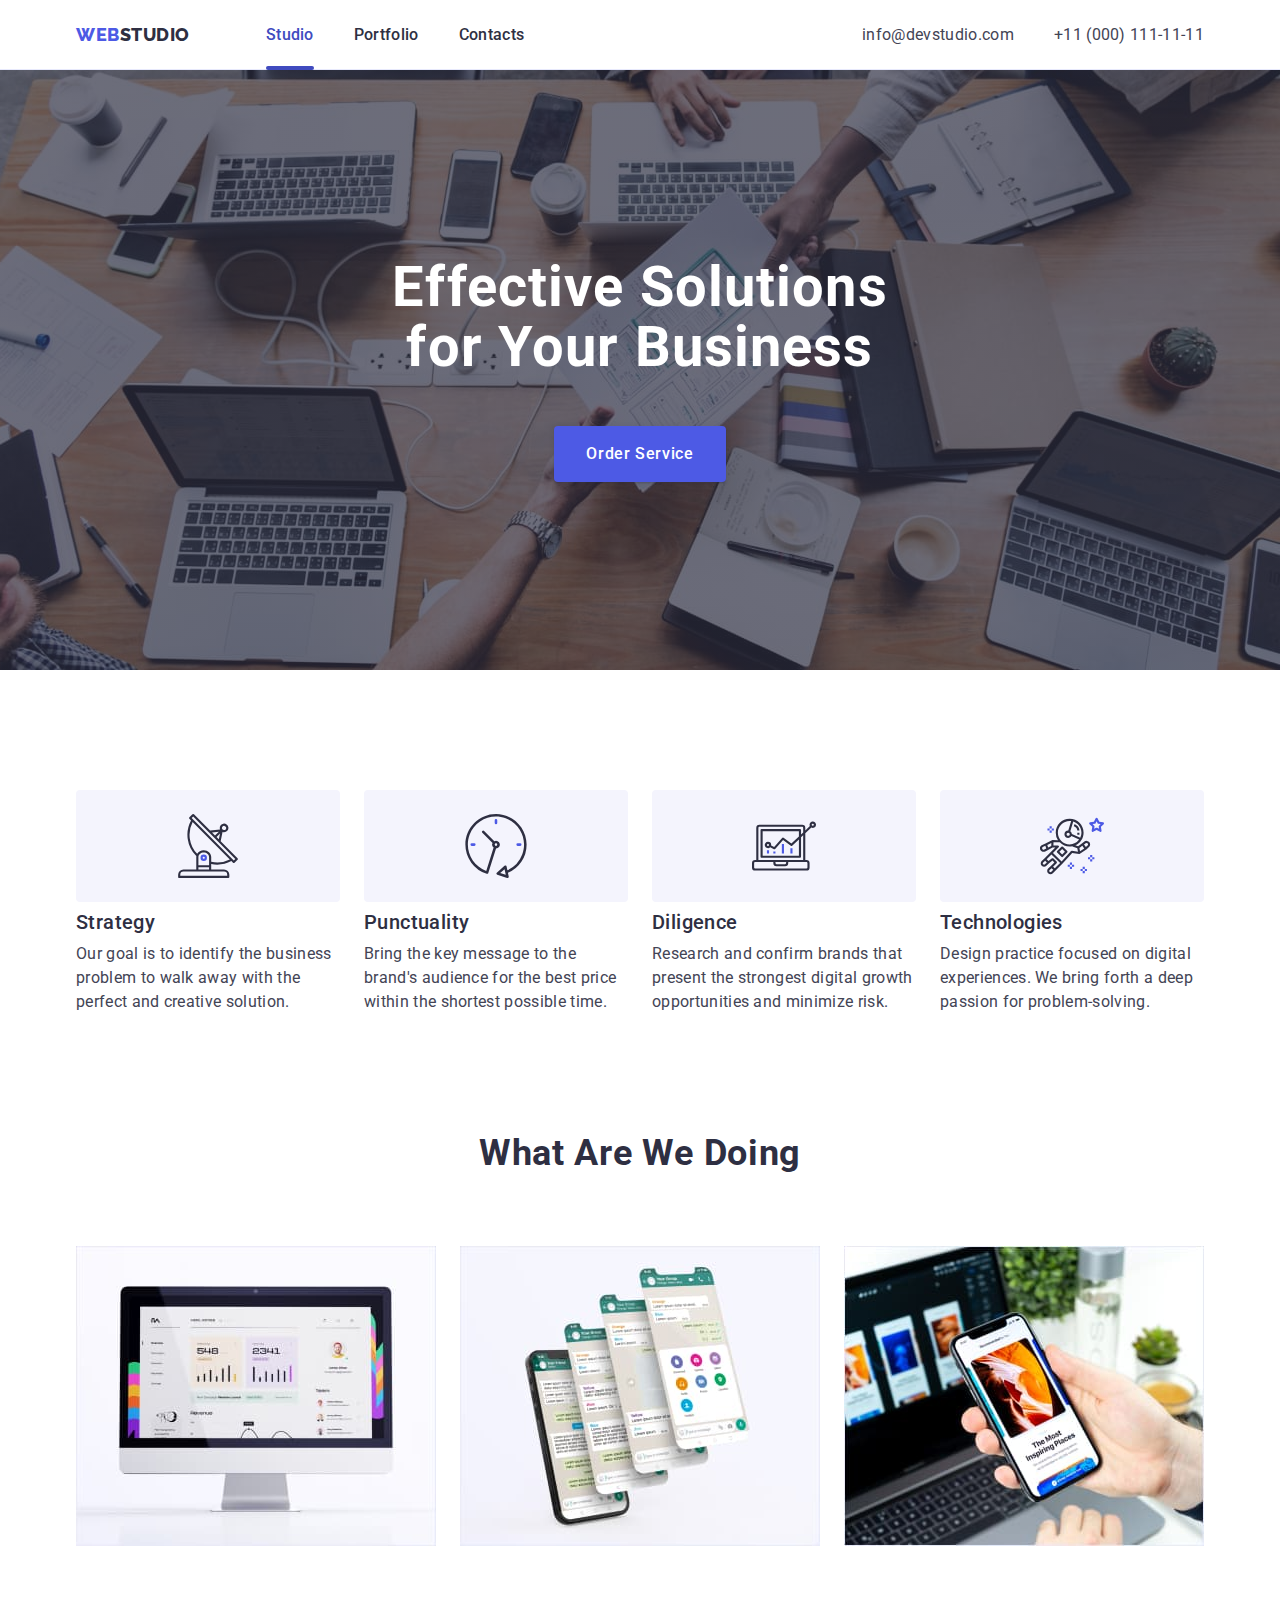
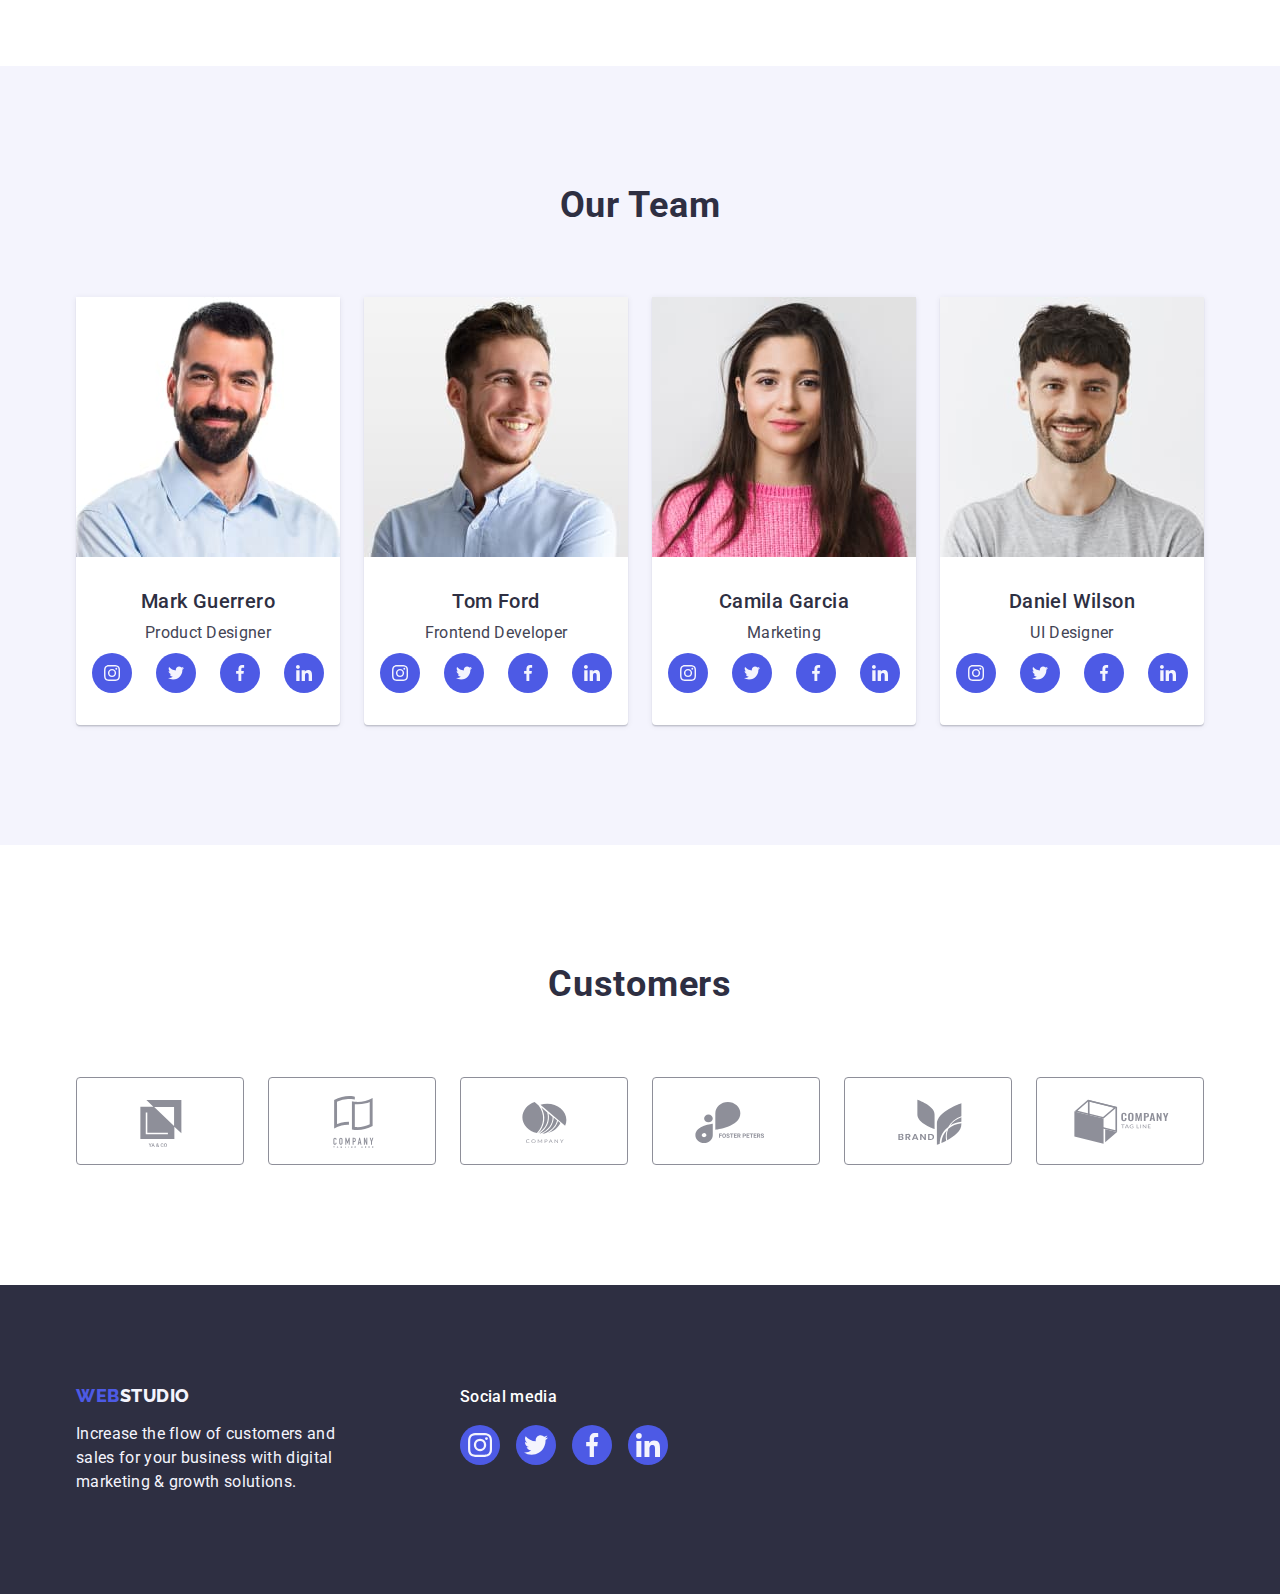
<file: index.html>
<!DOCTYPE html>
<html lang="en">
  <head>
    <meta charset="UTF-8" />
    <meta http-equiv="X-UA-Compatible" content="IE=edge" />
    <meta name="viewport" content="width=device-width, initial-scale=1.0" />
    <title>WebStudio</title>
    <!-- Fonts links-->
    <link rel="preconnect" href="https://fonts.googleapis.com" />
    <link rel="preconnect" href="https://fonts.gstatic.com" crossorigin />
    <link
      href="https://fonts.googleapis.com/css2?family=Raleway:wght@800&family=Roboto:wght@400;500;700;900&display=swap"
      rel="stylesheet"
    />
    <!-- CSS links-->
    <link
      rel="stylesheet"
      href="https://cdn.jsdelivr.net/npm/modern-normalize@1.1.0/modern-normalize.min.css"
    />
    <link rel="stylesheet" href="./css/styles.css" />
  </head>
  <body>
    <!-- Header -->
    <header class="header">
      <div class="container flex"
        ><nav class="header-nav">
          <a class="header-logo link" href="./index.html"
            >web<span class="header-logo-element">Studio</span></a
          >
          <ul class="site-nav list">
            <li class="site-nav-list"
              ><a class="site-nav-item current link" href="./index.html">Studio</a></li
            >
            <li class="site-nav-list"
              ><a class="site-nav-item link" href="./portfolio.html">Portfolio</a></li
            >
            <li class="site-nav-list"><a class="site-nav-item link" href="">Contacts</a></li>
          </ul>
        </nav>
        <address class="address">
          <ul class="address-nav list">
            <li class="address-nav-list"
              ><a href="mailto:info@devstudio.com" class="address-item link"
                >info@devstudio.com</a
              ></li
            >
            <li class="address-nav-list"
              ><a href="tel:+110001111111" class="address-item link">+11 (000) 111-11-11</a></li
            >
          </ul>
        </address>
      </div>
    </header>
    <main>
      <!-- Section Hero -->
      <section class="hero section">
        <div class="container">
          <h1 class="main-title">Effective Solutions for Your Business</h1>
          <button type="button" class="main-button btn" data-modal-open>Order Service</button></div
        >
        <!-- Modal window -->
        <div class="backdrop is-hidden" data-modal>
          <div class="modal">
            <button class="modal-close-button" type="button" data-modal-close>
              <svg class="modal-close-icon" width="8" height="8">
                <use href="./images/icon.svg#close-icon"></use></svg
            ></button>
          </div>
        </div>
      </section>

      <!-- Section Advantages -->
      <section class="section-advantages section">
        <div class="container"
          ><h2 class="section-title visually-hidden">Advantages</h2>
          <ul class="advantages-list list">
            <li class="advantages-list-item"
              ><div class="advantages-list-space"
                ><svg class="avdantages-list-icon" width="64" height="64">
                  <use href="./images/icon.svg#icon-antenna"></use></svg
              ></div>
              <h3 class="secondary-title">Strategy</h3>
              <p class="advantages-text">
                Our goal is to identify the business problem to walk away with the perfect and
                creative solution.
              </p>
            </li>
            <li class="advantages-list-item"
              ><div class="advantages-list-space"
                ><svg class="avdantages-list-icon" width="64" height="64">
                  <use href="./images/icon.svg#icon-clock"></use></svg
              ></div>
              <h3 class="secondary-title">Punctuality</h3>
              <p class="advantages-text">
                Bring the key message to the brand's audience for the best price within the shortest
                possible time.
              </p>
            </li>
            <li class="advantages-list-item"
              ><div class="advantages-list-space"
                ><svg class="avdantages-list-icon" width="64" height="64">
                  <use href="./images/icon.svg#icon-diagram"></use></svg
              ></div>
              <h3 class="secondary-title">Diligence</h3>
              <p class="advantages-text">
                Research and confirm brands that present the strongest digital growth opportunities
                and minimize risk.
              </p>
            </li>
            <li class="advantages-list-item"
              ><div class="advantages-list-space"
                ><svg class="avdantages-list-icon" width="64" height="64">
                  <use href="./images/icon.svg#icon-astronaut"></use></svg
              ></div>
              <h3 class="secondary-title">Technologies</h3>
              <p class="advantages-text">
                Design practice focused on digital experiences. We bring forth a deep passion for
                problem-solving.
              </p>
            </li>
          </ul></div
        >
      </section>

      <!-- Section Projects -->
      <section class="section">
        <div class="container"
          ><h2 class="section-title">What are we doing</h2>
          <ul class="projects-list list">
            <li class="projects-list-item">
              <img
                src="./images/section_what_are_we_doing/img1.jpg"
                alt="pc"
                width="360"
                height="300"
                class="img"
              />
            </li>
            <li class="projects-list-item">
              <img
                src="./images/section_what_are_we_doing/img2.jpg"
                alt="phone"
                width="360"
                height="300"
                class="img"
              />
            </li>
            <li class="projects-list-item">
              <img
                src="./images/section_what_are_we_doing/img3.jpg"
                alt="notebook and phone"
                width="360"
                height="300"
                class="img"
              />
            </li> </ul
        ></div>
      </section>

      <!-- Section Our Team -->
      <section class="section team">
        <div class="container"
          ><h2 class="section-title">Our Team</h2>
          <ul class="list team-list">
            <li class="team-list-element">
              <img
                src="./images/section_our_team/Marc_Guerrero.jpg"
                alt="Mark Guerrero"
                width="264"
                height="260"
                class="img"
              />
              <div class="team-list-content">
                <h3 class="secondary-title">Mark Guerrero</h3>
                <p class="team-list-text">Product Designer</p>
                <ul class="list social-media-list">
                  <li class="social-media-list-item">
                    <a
                      class="link social-media-link"
                      href=""
                      target="_blank"
                      rel="noopener noreferrer"
                      aria-label="Instagram icon"
                      ><svg class="social-media-icon" width="16" height="16">
                        <use href="./images/icon.svg#icon-instagram"></use></svg
                    ></a>
                  </li>
                  <li class="social-media-list-item">
                    <a
                      class="link social-media-link"
                      href=""
                      target="_blank"
                      rel="noopener noreferrer"
                      aria-label="Twitter icon"
                      ><svg class="social-media-icon" width="16" height="16">
                        <use href="./images/icon.svg#icon-twitter"></use></svg
                    ></a>
                  </li>
                  <li class="social-media-list-item">
                    <a
                      class="link social-media-link"
                      href=""
                      target="_blank"
                      rel="noopener noreferrer"
                      aria-label="Facebook icon"
                      ><svg class="social-media-icon" width="16" height="16">
                        <use href="./images/icon.svg#icon-facebook"></use></svg
                    ></a>
                  </li>
                  <li class="social-media-list-item">
                    <a
                      class="link social-media-link"
                      href=""
                      target="_blank"
                      rel="noopener noreferrer"
                      aria-label="Linkedin icon"
                      ><svg class="social-media-icon" width="16" height="16">
                        <use href="./images/icon.svg#icon-linkedin"></use></svg
                    ></a>
                  </li>
                </ul>
              </div>
            </li>
            <li class="team-list-element">
              <img
                src="./images/section_our_team/Tom_Ford.jpg"
                alt="Tom Ford"
                width="264"
                height="260"
                class="img"
              />
              <div class="team-list-content">
                <h3 class="secondary-title">Tom Ford</h3>
                <p class="team-list-text">Frontend Developer</p>
                <ul class="list social-media-list">
                  <li class="social-media-list-item">
                    <a
                      class="link social-media-link"
                      href=""
                      target="_blank"
                      rel="noopener noreferrer"
                      aria-label="Instagram icon"
                      ><svg class="social-media-icon" width="16" height="16">
                        <use href="./images/icon.svg#icon-instagram"></use></svg
                    ></a>
                  </li>
                  <li class="social-media-list-item">
                    <a
                      class="link social-media-link"
                      href=""
                      target="_blank"
                      rel="noopener noreferrer"
                      aria-label="Twitter icon"
                      ><svg class="social-media-icon" width="16" height="16">
                        <use href="./images/icon.svg#icon-twitter"></use></svg
                    ></a>
                  </li>
                  <li class="social-media-list-item">
                    <a
                      class="link social-media-link"
                      href=""
                      target="_blank"
                      rel="noopener noreferrer"
                      aria-label="Facebook icon"
                      ><svg class="social-media-icon" width="16" height="16">
                        <use href="./images/icon.svg#icon-facebook"></use></svg
                    ></a>
                  </li>
                  <li class="social-media-list-item">
                    <a
                      class="link social-media-link"
                      href=""
                      target="_blank"
                      rel="noopener noreferrer"
                      aria-label="Linkedin icon"
                      ><svg class="social-media-icon" width="16" height="16">
                        <use href="./images/icon.svg#icon-linkedin"></use></svg
                    ></a>
                  </li>
                </ul>
              </div>
            </li>
            <li class="team-list-element">
              <img
                src="./images/section_our_team/Camila_Garsia.jpg"
                alt="Camila Garcia"
                width="264"
                height="260"
                class="img"
              />
              <div class="team-list-content">
                <h3 class="secondary-title">Camila Garcia</h3>
                <p class="team-list-text">Marketing</p>
                <ul class="list social-media-list">
                  <li class="social-media-list-item">
                    <a
                      class="link social-media-link"
                      href=""
                      target="_blank"
                      rel="noopener noreferrer"
                      aria-label="Instagram icon"
                      ><svg class="social-media-icon" width="16" height="16">
                        <use href="./images/icon.svg#icon-instagram"></use></svg
                    ></a>
                  </li>
                  <li class="social-media-list-item">
                    <a
                      class="link social-media-link"
                      href=""
                      target="_blank"
                      rel="noopener noreferrer"
                      aria-label="Twitter icon"
                      ><svg class="social-media-icon" width="16" height="16">
                        <use href="./images/icon.svg#icon-twitter"></use></svg
                    ></a>
                  </li>
                  <li class="social-media-list-item">
                    <a
                      class="link social-media-link"
                      href=""
                      target="_blank"
                      rel="noopener noreferrer"
                      aria-label="Facebook icon"
                      ><svg class="social-media-icon" width="16" height="16">
                        <use href="./images/icon.svg#icon-facebook"></use></svg
                    ></a>
                  </li>
                  <li class="social-media-list-item">
                    <a
                      class="link social-media-link"
                      href=""
                      target="_blank"
                      rel="noopener noreferrer"
                      aria-label="Linkedin icon"
                      ><svg class="social-media-icon" width="16" height="16">
                        <use href="./images/icon.svg#icon-linkedin"></use></svg
                    ></a>
                  </li>
                </ul>
              </div>
            </li>
            <li class="team-list-element">
              <img
                src="./images/section_our_team/Daniel_Wilson.jpg"
                alt="Daniel Wilson"
                width="264"
                height="260"
                class="img"
              />
              <div class="team-list-content">
                <h3 class="secondary-title">Daniel Wilson</h3>
                <p class="team-list-text">UI Designer</p>
                <ul class="list social-media-list">
                  <li class="social-media-list-item">
                    <a
                      class="link social-media-link"
                      href=""
                      target="_blank"
                      rel="noopener noreferrer"
                      aria-label="Instagram icon"
                      ><svg class="social-media-icon" width="16" height="16">
                        <use href="./images/icon.svg#icon-instagram"></use></svg
                    ></a>
                  </li>
                  <li class="social-media-list-item">
                    <a
                      class="link social-media-link"
                      href=""
                      target="_blank"
                      rel="noopener noreferrer"
                      aria-label="Twitter icon"
                      ><svg class="social-media-icon" width="16" height="16">
                        <use href="./images/icon.svg#icon-twitter"></use></svg
                    ></a>
                  </li>
                  <li class="social-media-list-item">
                    <a
                      class="link social-media-link"
                      href=""
                      target="_blank"
                      rel="noopener noreferrer"
                      aria-label="Facebook icon"
                      ><svg class="social-media-icon" width="16" height="16">
                        <use href="./images/icon.svg#icon-facebook"></use></svg
                    ></a>
                  </li>
                  <li class="social-media-list-item">
                    <a
                      class="link social-media-link"
                      href=""
                      target="_blank"
                      rel="noopener noreferrer"
                      aria-label="Linkedin icon"
                      ><svg class="social-media-icon" width="16" height="16">
                        <use href="./images/icon.svg#icon-linkedin"></use></svg
                    ></a>
                  </li>
                </ul>
              </div>
            </li> </ul
        ></div>
      </section>
      <!-- Section Customers -->
      <section class="section">
        <div class="container"
          ><h2 class="section-title">Customers</h2>
          <ul class="customers-list list">
            <li class="customers-item"
              ><a
                class="customers-link link"
                href=""
                target="_blank"
                rel="noopener noreferrer"
                aria-label="Company icon"
                ><svg class="customers-icon" width="104" height="56">
                  <use href="./images/icon.svg#icon-logo"></use></svg></a
            ></li>
            <li class="customers-item"
              ><a
                class="customers-link link"
                href=""
                target="_blank"
                rel="noopener noreferrer"
                aria-label="Company icon 1"
                ><svg class="customers-icon" width="104" height="56">
                  <use href="./images/icon.svg#icon-logo-1"></use></svg></a
            ></li>
            <li class="customers-item"
              ><a
                class="customers-link link"
                href=""
                target="_blank"
                rel="noopener noreferrer"
                aria-label="Company icon 2"
                ><svg class="customers-icon" width="104" height="56">
                  <use href="./images/icon.svg#icon-logo-2"></use></svg></a
            ></li>
            <li class="customers-item"
              ><a
                class="customers-link link"
                href=""
                target="_blank"
                rel="noopener noreferrer"
                aria-label="Company icon 3"
                ><svg class="customers-icon" width="104" height="56">
                  <use href="./images/icon.svg#icon-logo-3"></use></svg></a
            ></li>
            <li class="customers-item"
              ><a
                class="customers-link link"
                href=""
                target="_blank"
                rel="noopener noreferrer"
                aria-label="Company icon 4"
                ><svg class="customers-icon" width="104" height="56">
                  <use href="./images/icon.svg#icon-logo-4"></use></svg></a
            ></li>
            <li class="customers-item"
              ><a
                class="customers-link link"
                href=""
                target="_blank"
                rel="noopener noreferrer"
                aria-label="Company icon 5"
                ><svg class="customers-icon" width="104" height="56">
                  <use href="./images/icon.svg#icon-logo-5"></use></svg></a
            ></li> </ul
        ></div>
      </section>
    </main>

    <!-- Footer -->
    <footer class="footer">
      <div class="container footer-contant">
        <div class="footer-contant-left">
          <a href="./index.html" class="footer-logo link"
            >WEB<span class="footer-logo-element">Studio</span></a
          >
          <p class="footer-text">
            Increase the flow of customers and sales for your business with digital marketing &
            growth solutions.
          </p>
        </div>
        <div class="footer-contant-right">
          <p class="footer-social-media-text">Social media</p>
          <ul class="list footer-social-media-list">
            <li class="footer-social-media-item">
              <a
                class="link footer-social-media-link"
                href=""
                target="_blank"
                rel="noopener noreferrer"
                aria-label="Instagram icon"
                ><svg class="footer-social-media-icon" width="24" height="24">
                  <use href="./images/icon.svg#icon-instagram"></use></svg
              ></a>
            </li>
            <li class="footer-social-media-item">
              <a
                class="link footer-social-media-link"
                href=""
                target="_blank"
                rel="noopener noreferrer"
                aria-label="Twitter icon"
                ><svg class="footer-social-media-icon" width="24" height="24">
                  <use href="./images/icon.svg#icon-twitter"></use></svg
              ></a>
            </li>
            <li class="footer-social-media-item">
              <a
                class="link footer-social-media-link"
                href=""
                target="_blank"
                rel="noopener noreferrer"
                aria-label="Facebook icon"
                ><svg class="footer-social-media-icon" width="24" height="24">
                  <use href="./images/icon.svg#icon-facebook"></use></svg
              ></a>
            </li>
            <li class="footer-social-media-item">
              <a
                class="link footer-social-media-link"
                href=""
                target="_blank"
                rel="noopener noreferrer"
                aria-label="Linkedin icon"
                ><svg class="footer-social-media-icon" width="24" height="24">
                  <use href="./images/icon.svg#icon-linkedin"></use></svg
              ></a>
            </li>
          </ul>
        </div>
      </div>
    </footer>
    <script src="./js/modal.js"></script>
  </body>
</html>
</file>
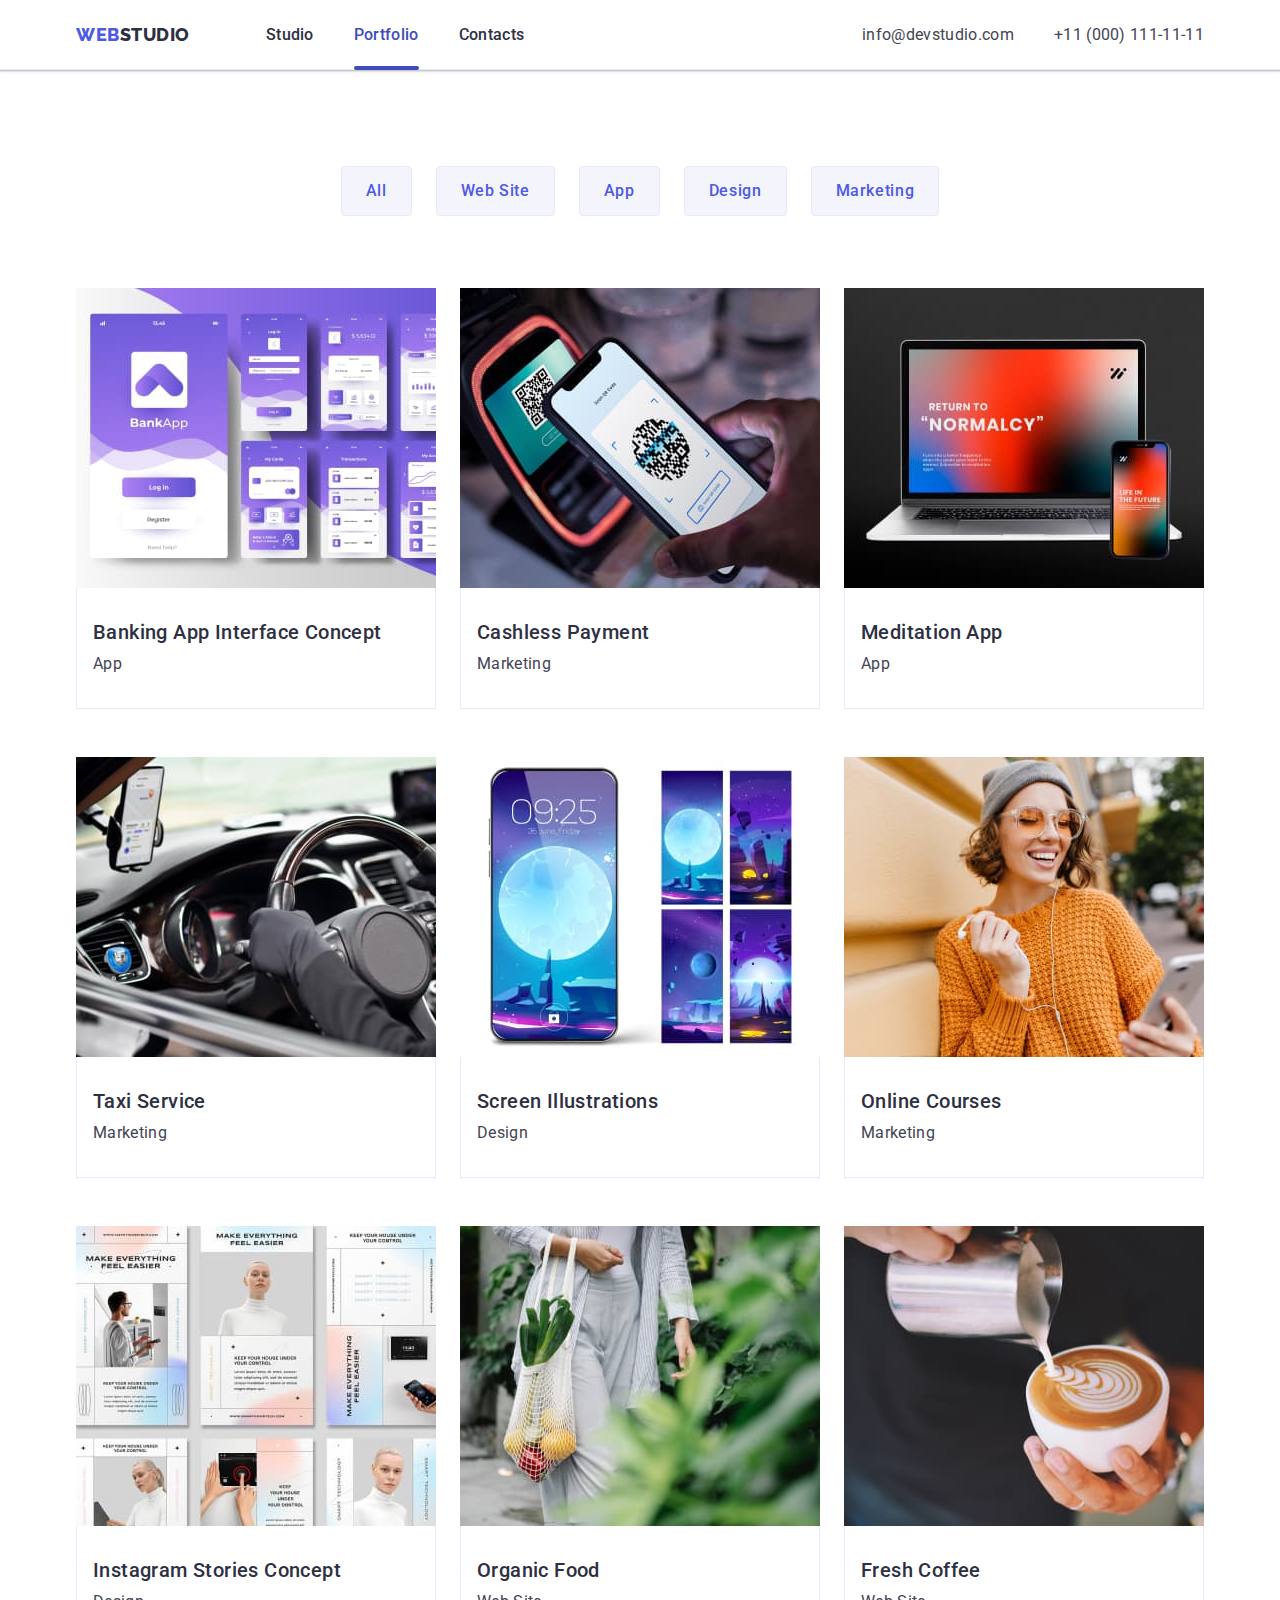
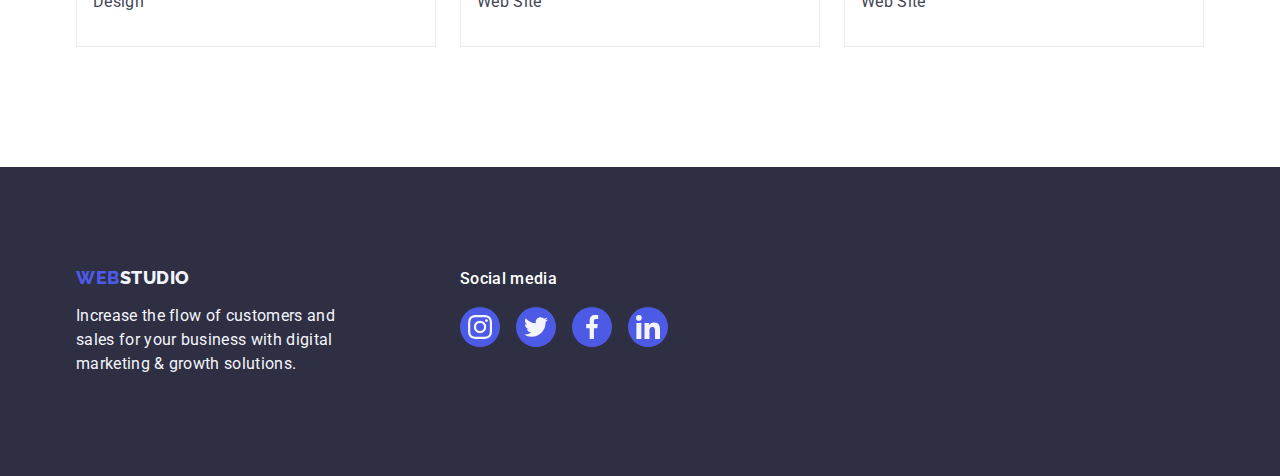
<file: portfolio.html>
<!DOCTYPE html>
<html lang="en">
  <head>
    <meta charset="UTF-8" />
    <meta http-equiv="X-UA-Compatible" content="IE=edge" />
    <meta name="viewport" content="width=device-width, initial-scale=1.0" />
    <title>WebStudio</title>
    <!-- Fonts links-->
    <link rel="preconnect" href="https://fonts.googleapis.com" />
    <link rel="preconnect" href="https://fonts.gstatic.com" crossorigin />
    <link
      href="https://fonts.googleapis.com/css2?family=Raleway:wght@800&family=Roboto:wght@400;500;700;900&display=swap"
      rel="stylesheet"
    />
    <!-- CSS links -->
    <link
      rel="stylesheet"
      href="https://cdn.jsdelivr.net/npm/modern-normalize@1.1.0/modern-normalize.min.css"
    />
    <link rel="stylesheet" href="./css/styles.css" />
  </head>
  <body>
    <!-- Header -->
    <header class="header">
      <div class="container flex"
        ><nav class="header-nav">
          <a href="./index.html" class="header-logo link"
            >web<span class="header-logo-element">Studio</span></a
          >
          <ul class="site-nav list">
            <li class="site-nav-list"
              ><a href="./index.html" class="site-nav-item link">Studio</a></li
            >
            <li class="site-nav-list current"
              ><a href="./portfolio.html" class="site-nav-item current link">Portfolio</a></li
            >
            <li class="site-nav-list"><a href="" class="site-nav-item link">Contacts</a></li>
          </ul>
        </nav>
        <address class="address">
          <ul class="address-nav list">
            <li class="address-nav-list"
              ><a href="mailto:info@devstudio.com" class="address-item link"
                >info@devstudio.com</a
              ></li
            >
            <li class="address-nav-list"
              ><a href="tel:+110001111111" class="address-item link">+11 (000) 111-11-11</a></li
            >
          </ul>
        </address>
      </div>
    </header>
    <main>
      <!-- Section -->
      <section class="section-portfolio section">
        <div class="container">
          <h1 class="visually-hidden">Portfolio</h1>
          <ul class="button-list list">
            <li class="button-list-item"
              ><button type="button" class="secondary-button btn">All</button></li
            >
            <li class="button-list-item"
              ><button type="button" class="secondary-button btn">Web Site</button></li
            >
            <li class="button-list-item"
              ><button type="button" class="secondary-button btn">App</button></li
            >
            <li class="button-list-item"
              ><button type="button" class="secondary-button btn">Design</button></li
            >
            <li class="button-list-item"
              ><button type="button" class="secondary-button btn">Marketing</button></li
            >
          </ul>
          <ul class="portfolio-list list">
            <li class="portfolio-list-element">
              <a href="" class="portfolio-link link">
                <div class="portfolio-box">
                  <img
                    src="./images/portfolio/img-1.jpg"
                    alt="Banking app interface"
                    width="360"
                    height="300"
                    class="portfolio-image img"
                  />
                  <div class="portfolio-overlay"
                    ><p class="portfolio-overlay-text"
                      >14 Stylish and User-Friendly App Design Concepts · Task Manager App · Calorie
                      Tracker App · Exotic Fruit Ecommerce App · Cloud Storage App</p
                    ></div
                  ></div
                >
                <div class="portfolio-list-content">
                  <h2 class="secondary-title">Banking App Interface Concept</h2>
                  <p class="project-text">App</p></div
                >
              </a>
            </li>
            <li class="portfolio-list-element">
              <a href="" class="portfolio-link link">
                <div class="portfolio-box"
                  ><img
                    src="./images/portfolio/img-2.jpg"
                    alt="Phone paymant"
                    width="360"
                    height="300"
                    class="portfolio-image img"
                  />
                  <div class="portfolio-overlay">
                    <p class="portfolio-overlay-text"
                      >14 Stylish and User-Friendly App Design Concepts · Task Manager App · Calorie
                      Tracker App · Exotic Fruit Ecommerce App · Cloud Storage App</p
                    >
                  </div></div
                >
                <div class="portfolio-list-content">
                  <h2 class="secondary-title">Cashless Payment</h2>
                  <p class="project-text">Marketing</p></div
                >
              </a>
            </li>
            <li class="portfolio-list-element">
              <a href="" class="portfolio-link link">
                <div class="portfolio-box"
                  ><img
                    src="./images/portfolio/img-3.jpg"
                    alt="Phone and laptop"
                    width="360"
                    height="300"
                    class="portfolio-image img"
                  />
                  <div class="portfolio-overlay">
                    <p class="portfolio-overlay-text"
                      >14 Stylish and User-Friendly App Design Concepts · Task Manager App · Calorie
                      Tracker App · Exotic Fruit Ecommerce App · Cloud Storage App</p
                    >
                  </div></div
                >
                <div class="portfolio-list-content"
                  ><h2 class="secondary-title">Meditation App</h2>
                  <p class="project-text">App</p></div
                >
              </a>
            </li>
            <li class="portfolio-list-element">
              <a href="" class="portfolio-link link">
                <div class="portfolio-box"
                  ><img
                    src="./images/portfolio/img-4.jpg"
                    alt="Car driving"
                    width="360"
                    height="300"
                    class="portfolio-image img"
                  />
                  <div class="portfolio-overlay">
                    <p class="portfolio-overlay-text"
                      >14 Stylish and User-Friendly App Design Concepts · Task Manager App · Calorie
                      Tracker App · Exotic Fruit Ecommerce App · Cloud Storage App</p
                    >
                  </div></div
                >
                <div class="portfolio-list-content">
                  <h2 class="secondary-title">Taxi Service</h2>
                  <p class="project-text">Marketing</p></div
                >
              </a>
            </li>
            <li class="portfolio-list-element">
              <a href="" class="portfolio-link link">
                <div class="portfolio-box"
                  ><img
                    src="./images/portfolio/img-5.jpg"
                    alt="Cosmic illustrations"
                    width="360"
                    height="300"
                    class="portfolio-image img"
                  />
                  <div class="portfolio-overlay">
                    <p class="portfolio-overlay-text"
                      >14 Stylish and User-Friendly App Design Concepts · Task Manager App · Calorie
                      Tracker App · Exotic Fruit Ecommerce App · Cloud Storage App</p
                    >
                  </div></div
                >
                <div class="portfolio-list-content">
                  <h2 class="secondary-title">Screen Illustrations</h2>
                  <p class="project-text">Design</p></div
                >
              </a>
            </li>
            <li class="portfolio-list-element">
              <a href="" class="portfolio-link link">
                <div class="portfolio-box"
                  ><img
                    src="./images/portfolio/img-6.jpg"
                    alt="Girl laughing"
                    width="360"
                    height="300"
                    class="portfolio-image img"
                  />
                  <div class="portfolio-overlay">
                    <p class="portfolio-overlay-text"
                      >14 Stylish and User-Friendly App Design Concepts · Task Manager App · Calorie
                      Tracker App · Exotic Fruit Ecommerce App · Cloud Storage App</p
                    >
                  </div></div
                >
                <div class="portfolio-list-content"
                  ><h2 class="secondary-title">Online Courses</h2>
                  <p class="project-text">Marketing</p></div
                >
              </a>
            </li>
            <li class="portfolio-list-element">
              <a href="" class="portfolio-link link">
                <div class="portfolio-box"
                  ><img
                    src="./images/portfolio/img-7.jpg"
                    alt="Instagram design"
                    width="360"
                    height="300"
                    class="portfolio-image img"
                  />
                  <div class="portfolio-overlay">
                    <p class="portfolio-overlay-text"
                      >14 Stylish and User-Friendly App Design Concepts · Task Manager App · Calorie
                      Tracker App · Exotic Fruit Ecommerce App · Cloud Storage App</p
                    >
                  </div></div
                >
                <div class="portfolio-list-content"
                  ><h2 class="secondary-title">Instagram Stories Concept</h2>
                  <p class="project-text">Design</p></div
                >
              </a>
            </li>
            <li class="portfolio-list-element">
              <a href="" class="portfolio-link link">
                <div class="portfolio-box"
                  ><img
                    src="./images/portfolio/img-8.jpg"
                    alt="Woman wiht vegetables"
                    width="360"
                    height="300"
                    class="portfolio-image img"
                  />
                  <div class="portfolio-overlay">
                    <p class="portfolio-overlay-text"
                      >14 Stylish and User-Friendly App Design Concepts · Task Manager App · Calorie
                      Tracker App · Exotic Fruit Ecommerce App · Cloud Storage App</p
                    >
                  </div></div
                >
                <div class="portfolio-list-content"
                  ><h2 class="secondary-title">Organic Food</h2>
                  <p class="project-text">Web Site</p></div
                >
              </a>
            </li>
            <li class="portfolio-list-element">
              <a href="" class="portfolio-link link">
                <div class="portfolio-box"
                  ><img
                    src="./images/portfolio/img-9.jpg"
                    alt="Cappuchino making"
                    width="360"
                    height="300"
                    class="portfolio-image img"
                  />
                  <div class="portfolio-overlay">
                    <p class="portfolio-overlay-text"
                      >14 Stylish and User-Friendly App Design Concepts · Task Manager App · Calorie
                      Tracker App · Exotic Fruit Ecommerce App · Cloud Storage App</p
                    >
                  </div></div
                >
                <div class="portfolio-list-content"
                  ><h2 class="secondary-title">Fresh Coffee</h2>
                  <p class="project-text">Web Site</p></div
                >
              </a>
            </li>
          </ul></div
        >
      </section>
    </main>
    <!-- Footer -->
    <footer class="footer">
      <div class="container footer-contant">
        <div class="footer-contant-left">
          <a href="./index.html" class="footer-logo link"
            >WEB<span class="footer-logo-element">Studio</span></a
          >
          <p class="footer-text">
            Increase the flow of customers and sales for your business with digital marketing &
            growth solutions.
          </p>
        </div>
        <div class="footer-contant-right">
          <p class="footer-social-media-text">Social media</p>
          <ul class="list footer-social-media-list">
            <li class="footer-social-media-item">
              <a
                class="link footer-social-media-link"
                href=""
                target="_blank"
                rel="noopener noreferrer"
                aria-label="Instagram icon"
                ><svg class="footer-social-media-icon" width="24" height="24">
                  <use href="./images/icon.svg#icon-instagram"></use></svg
              ></a>
            </li>
            <li class="footer-social-media-item">
              <a
                class="link footer-social-media-link"
                href=""
                target="_blank"
                rel="noopener noreferrer"
                aria-label="Twitter icon"
                ><svg class="footer-social-media-icon" width="24" height="24">
                  <use href="./images/icon.svg#icon-twitter"></use></svg
              ></a>
            </li>
            <li class="footer-social-media-item">
              <a
                class="link footer-social-media-link"
                href=""
                target="_blank"
                rel="noopener noreferrer"
                aria-label="Facebook icon"
                ><svg class="footer-social-media-icon" width="24" height="24">
                  <use href="./images/icon.svg#icon-facebook"></use></svg
              ></a>
            </li>
            <li class="footer-social-media-item">
              <a
                class="link footer-social-media-link"
                href=""
                target="_blank"
                rel="noopener noreferrer"
                aria-label="Linkedin icon"
                ><svg class="footer-social-media-icon" width="24" height="24">
                  <use href="./images/icon.svg#icon-linkedin"></use></svg
              ></a>
            </li>
          </ul>
        </div>
      </div>
    </footer>
  </body>
</html>
</file>
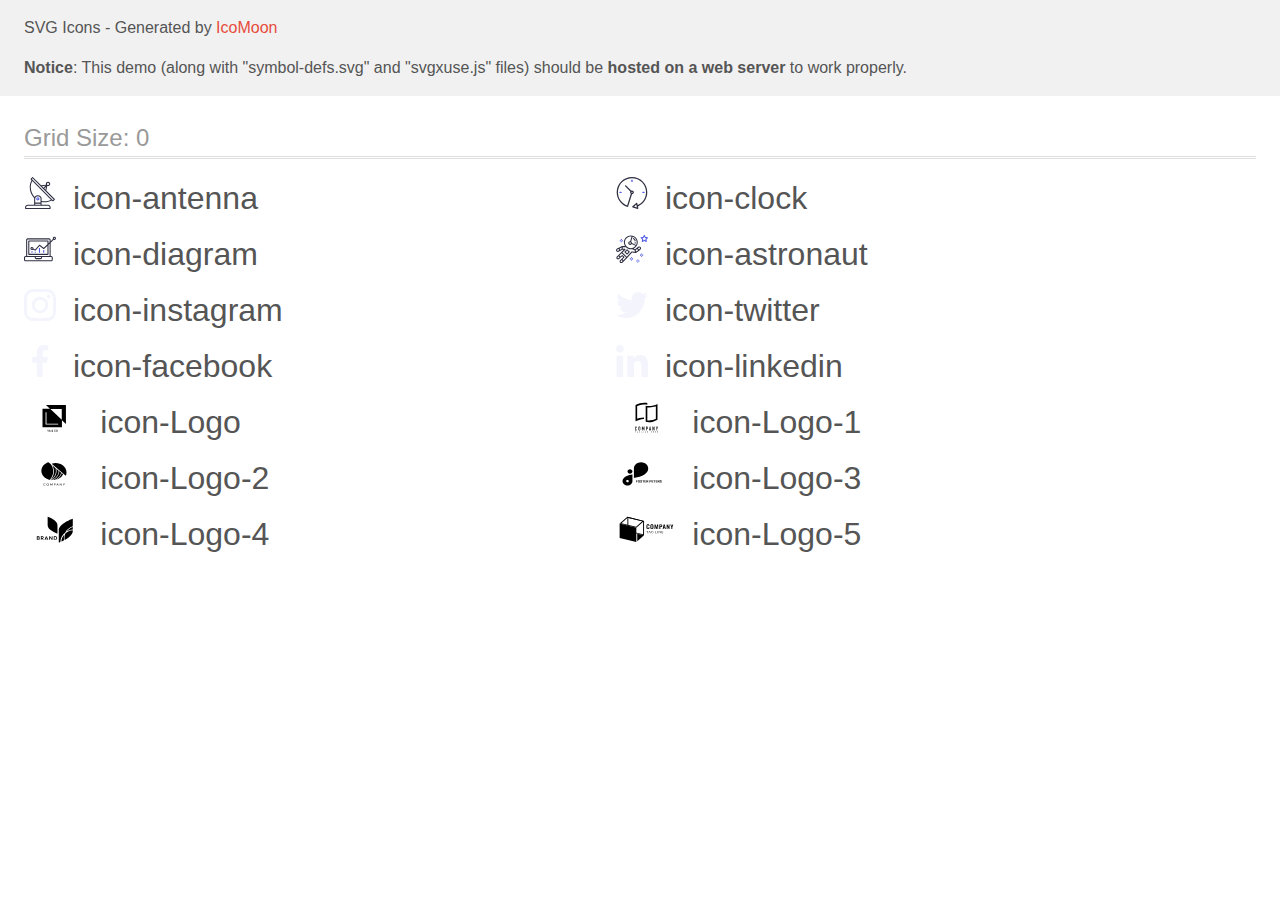
<file: images/icons/icomoon/demo-external-svg.html>
<!doctype html>
<html>
<head>
    <title>IcoMoon - SVG Icons</title>
    <meta charset="utf-8">
    <meta name="viewport" content="width=device-width, initial-scale=1">
    <link rel="stylesheet" href="demo-files/demo.css">
    <link rel="stylesheet" href="style.css">
</head>
<body>
<header class="bgc1 clearfix">
<div class="mhl">
    <p>SVG Icons - Generated by <a href="https://icomoon.io/app">IcoMoon</a></p><p><strong>Notice</strong>: This demo (along with "symbol-defs.svg" and "svgxuse.js" files) should be <b>hosted on a web server</b> to work properly.</p>
</div>
</header>
    <div class="clearfix mhl ptl">
        <h1 class="mvm mtn fgc1">Grid Size: 0</h1>
        <div class="glyph fs1">
            <div class="clearfix pbs">
                <svg class="icon icon-antenna"><use xlink:href="symbol-defs.svg#icon-antenna"></use></svg><span class="name"> icon-antenna</span>
            </div>
        </div>
        <div class="glyph fs1">
            <div class="clearfix pbs">
                <svg class="icon icon-clock"><use xlink:href="symbol-defs.svg#icon-clock"></use></svg><span class="name"> icon-clock</span>
            </div>
        </div>
        <div class="glyph fs1">
            <div class="clearfix pbs">
                <svg class="icon icon-diagram"><use xlink:href="symbol-defs.svg#icon-diagram"></use></svg><span class="name"> icon-diagram</span>
            </div>
        </div>
        <div class="glyph fs1">
            <div class="clearfix pbs">
                <svg class="icon icon-astronaut"><use xlink:href="symbol-defs.svg#icon-astronaut"></use></svg><span class="name"> icon-astronaut</span>
            </div>
        </div>
        <div class="glyph fs1">
            <div class="clearfix pbs">
                <svg class="icon icon-instagram"><use xlink:href="symbol-defs.svg#icon-instagram"></use></svg><span class="name"> icon-instagram</span>
            </div>
        </div>
        <div class="glyph fs1">
            <div class="clearfix pbs">
                <svg class="icon icon-twitter"><use xlink:href="symbol-defs.svg#icon-twitter"></use></svg><span class="name"> icon-twitter</span>
            </div>
        </div>
        <div class="glyph fs1">
            <div class="clearfix pbs">
                <svg class="icon icon-facebook"><use xlink:href="symbol-defs.svg#icon-facebook"></use></svg><span class="name"> icon-facebook</span>
            </div>
        </div>
        <div class="glyph fs1">
            <div class="clearfix pbs">
                <svg class="icon icon-linkedin"><use xlink:href="symbol-defs.svg#icon-linkedin"></use></svg><span class="name"> icon-linkedin</span>
            </div>
        </div>
        <div class="glyph fs1">
            <div class="clearfix pbs">
                <svg class="icon icon-Logo"><use xlink:href="symbol-defs.svg#icon-Logo"></use></svg><span class="name"> icon-Logo</span>
            </div>
        </div>
        <div class="glyph fs1">
            <div class="clearfix pbs">
                <svg class="icon icon-Logo-1"><use xlink:href="symbol-defs.svg#icon-Logo-1"></use></svg><span class="name"> icon-Logo-1</span>
            </div>
        </div>
        <div class="glyph fs1">
            <div class="clearfix pbs">
                <svg class="icon icon-Logo-2"><use xlink:href="symbol-defs.svg#icon-Logo-2"></use></svg><span class="name"> icon-Logo-2</span>
            </div>
        </div>
        <div class="glyph fs1">
            <div class="clearfix pbs">
                <svg class="icon icon-Logo-3"><use xlink:href="symbol-defs.svg#icon-Logo-3"></use></svg><span class="name"> icon-Logo-3</span>
            </div>
        </div>
        <div class="glyph fs1">
            <div class="clearfix pbs">
                <svg class="icon icon-Logo-4"><use xlink:href="symbol-defs.svg#icon-Logo-4"></use></svg><span class="name"> icon-Logo-4</span>
            </div>
        </div>
        <div class="glyph fs1">
            <div class="clearfix pbs">
                <svg class="icon icon-Logo-5"><use xlink:href="symbol-defs.svg#icon-Logo-5"></use></svg><span class="name"> icon-Logo-5</span>
            </div>
        </div>
  </div>
<script defer src="svgxuse.js"></script>
</body>
</html>
</file>
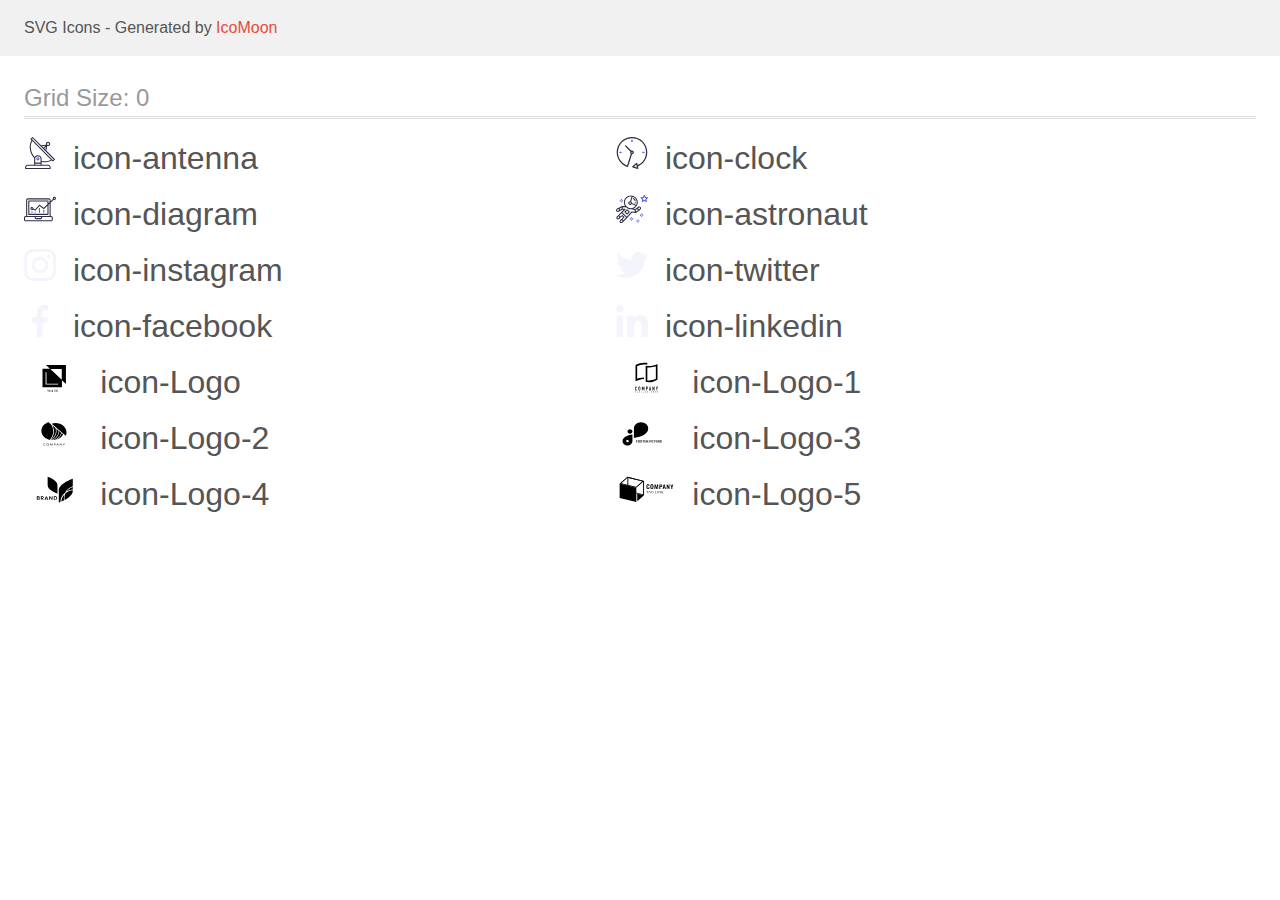
<file: images/icons/icomoon/demo.html>
<!doctype html>
<html>
<head>
    <title>IcoMoon - SVG Icons</title>
    <meta charset="utf-8">
    <meta name="viewport" content="width=device-width, initial-scale=1">
    <link rel="stylesheet" href="demo-files/demo.css">
    <link rel="stylesheet" href="style.css">
</head>
<body>
<svg aria-hidden="true" style="position: absolute; width: 0; height: 0; overflow: hidden;" version="1.1" xmlns="http://www.w3.org/2000/svg" xmlns:xlink="http://www.w3.org/1999/xlink">
<defs>
<symbol id="icon-antenna" viewBox="0 0 32 32">
<path fill="#2e2f42" style="fill: var(--color1, #2e2f42)" d="M30.773 22.098l-8.443-8.505 0.937-4.615c0.242 0.094 0.499 0.144 0.758 0.146h0.006c1.192 0.014 2.17-0.941 2.184-2.133s-0.941-2.17-2.133-2.184c-1.192-0.014-2.17 0.941-2.184 2.133-0.003 0.255 0.039 0.509 0.125 0.749l-4.96 0.605-8.091-8.133c-0.099-0.101-0.235-0.159-0.377-0.16-0.14 0.001-0.274 0.056-0.373 0.155l-1.513 1.504c-0.208 0.208-0.208 0.546 0 0.754l0.814 0.826c-3.153 5.798-2.129 12.978 2.519 17.663 0.043 0.041 0.092 0.074 0.146 0.098-0.034 0.18-0.051 0.364-0.052 0.547v6.187h-6.4c-1.472 0.002-2.665 1.195-2.667 2.667v1.067c0 0.295 0.239 0.533 0.533 0.533h24.533c0.295 0 0.533-0.239 0.533-0.533v-1.067c-0.002-1.472-1.195-2.665-2.667-2.667h-6.4v-2.742c1.003 0.21 2.024 0.317 3.049 0.32 2.458-0.003 4.877-0.615 7.040-1.783l0.818 0.823c0.099 0.101 0.235 0.159 0.377 0.16 0.14-0.001 0.274-0.056 0.373-0.155l1.513-1.504c0.208-0.208 0.208-0.546 0-0.754zM23.28 6.233c0.418-0.415 1.093-0.414 1.509 0.004s0.414 1.093-0.004 1.508c-0.2 0.199-0.47 0.31-0.752 0.31h-0.003c-0.589-0.003-1.064-0.483-1.061-1.072 0.002-0.282 0.115-0.552 0.314-0.751h-0.002zM22.024 9.738l-0.598 2.946-1.175-1.182 1.774-1.763zM21.419 8.836l-1.92 1.909-1.485-1.493 3.405-0.415zM24.004 28.8c0.884 0 1.6 0.716 1.6 1.6v0.533h-23.467v-0.533c0-0.884 0.716-1.6 1.6-1.6h20.267zM16.537 26.667v1.067h-5.333v-1.067h5.333zM11.204 25.6v-4.053c0-1.294 1.196-2.347 2.667-2.347s2.667 1.053 2.667 2.347v4.053h-5.333zM17.604 23.904v-2.357c0-1.882-1.675-3.413-3.733-3.413-1.331-0.020-2.576 0.657-3.281 1.786-4.058-4.274-4.971-10.645-2.279-15.887l18.602 18.708c-2.872 1.461-6.165 1.873-9.309 1.163zM28.893 23.22l-21.057-21.181 0.755-0.752 7.935 7.98c0.004 0 0.006 0.007 0.010 0.010l13.115 13.191-0.757 0.752z"></path>
<path fill="#4d5ae5" style="fill: var(--color2, #4d5ae5)" d="M13.876 20.267h-0.005c-0.884-0.001-1.601 0.714-1.602 1.598s0.714 1.601 1.598 1.602h0.005c0.884 0.001 1.601-0.714 1.602-1.598s-0.714-1.601-1.598-1.602zM14.249 22.245c-0.1 0.1-0.236 0.156-0.378 0.155-0.295-0.002-0.532-0.242-0.531-0.536 0.001-0.141 0.057-0.276 0.157-0.375s0.233-0.154 0.373-0.155c0.295 0.002 0.532 0.242 0.531 0.536-0.001 0.141-0.057 0.276-0.157 0.375h0.005z"></path>
</symbol>
<symbol id="icon-clock" viewBox="0 0 32 32">
<path fill="#2e2f42" style="fill: var(--color1, #2e2f42)" d="M31.297 15.301c-0.002-8.452-6.855-15.303-15.308-15.301s-15.303 6.855-15.301 15.308c0.001 6.658 4.307 12.551 10.649 14.576 0.061 0.019 0.124 0.029 0.187 0.029 0.121-0 0.239-0.032 0.342-0.094 0.135-0.080 0.236-0.207 0.283-0.356l3.865-12.25c1.057-0.005 1.909-0.866 1.903-1.923s-0.866-1.909-1.923-1.903c-0.284 0.001-0.565 0.067-0.82 0.191l-5.106-5.107c-0.253-0.245-0.657-0.238-0.902 0.016-0.239 0.247-0.239 0.639 0 0.886l5.103 5.109c-0.392 0.799-0.168 1.764 0.536 2.309l-3.683 11.673c-7.278-2.681-11.004-10.754-8.323-18.032s10.754-11.004 18.032-8.323c7.278 2.681 11.004 10.754 8.323 18.032-1.31 3.556-4.001 6.431-7.462 7.973l-0.398-1.874c-0.073-0.345-0.411-0.565-0.756-0.492-0.109 0.023-0.209 0.074-0.293 0.148l-3.837 3.426c-0.263 0.234-0.287 0.637-0.052 0.9 0.076 0.085 0.174 0.149 0.283 0.184l4.899 1.564c0.335 0.108 0.694-0.077 0.802-0.412 0.034-0.106 0.040-0.219 0.017-0.328l-0.391-1.839c5.664-2.388 9.342-7.942 9.329-14.089zM15.992 14.664c0.352 0 0.638 0.286 0.638 0.638s-0.286 0.638-0.638 0.638c-0.352 0-0.638-0.285-0.638-0.638s0.285-0.638 0.638-0.638zM18.093 29.528l2.184-1.948 0.603 2.84-2.787-0.892z"></path>
<path fill="#4d5ae5" style="fill: var(--color2, #4d5ae5)" d="M15.354 3.185v1.275c0 0.352 0.285 0.638 0.638 0.638s0.638-0.285 0.638-0.638v-1.275c0-0.352-0.286-0.638-0.638-0.638s-0.638 0.286-0.638 0.638z"></path>
<path fill="#4d5ae5" style="fill: var(--color2, #4d5ae5)" d="M3.876 14.664c-0.352 0-0.638 0.286-0.638 0.638s0.285 0.638 0.638 0.638h1.275c0.352 0 0.638-0.285 0.638-0.638s-0.285-0.638-0.638-0.638h-1.275z"></path>
<path fill="#4d5ae5" style="fill: var(--color2, #4d5ae5)" d="M28.108 15.939c0.352 0 0.638-0.285 0.638-0.638s-0.285-0.638-0.638-0.638h-1.275c-0.352 0-0.638 0.286-0.638 0.638s0.286 0.638 0.638 0.638h1.275z"></path>
</symbol>
<symbol id="icon-diagram" viewBox="0 0 32 32">
<path fill="#4d5ae5" style="fill: var(--color2, #4d5ae5)" d="M14.926 14.965h1.066v4.798h-1.066v-4.797z"></path>
<path fill="#4d5ae5" style="fill: var(--color2, #4d5ae5)" d="M19.19 17.097h1.066v2.665h-1.066v-2.665z"></path>
<path fill="#4d5ae5" style="fill: var(--color2, #4d5ae5)" d="M10.661 18.696h1.066v1.066h-1.066v-1.066z"></path>
<path fill="#4d5ae5" style="fill: var(--color2, #4d5ae5)" d="M7.463 18.163h1.066v1.599h-1.066v-1.599z"></path>
<path fill="#2e2f42" style="fill: var(--color1, #2e2f42)" d="M1.599 28.291h25.587c0.883 0 1.599-0.716 1.599-1.599v-2.132c0-0.883-0.716-1.599-1.599-1.599h-0.533v-13.293l3.028-2.868c0.703 0.346 1.553 0.136 2.013-0.499s0.396-1.508-0.152-2.068-1.42-0.644-2.065-0.198c-0.644 0.446-0.873 1.292-0.542 2.002l-2.281 2.163v-1.23c0-0.883-0.716-1.599-1.599-1.599h-21.322c-0.883 0-1.599 0.716-1.599 1.599v15.992h-0.533c-0.883 0-1.599 0.716-1.599 1.599v2.132c0 0.883 0.716 1.599 1.599 1.599zM30.384 4.837c0.294 0 0.533 0.239 0.533 0.533s-0.239 0.533-0.533 0.533c-0.294 0-0.533-0.239-0.533-0.533s0.239-0.533 0.533-0.533zM3.198 6.969c0-0.294 0.239-0.533 0.533-0.533h21.322c0.294 0 0.533 0.239 0.533 0.533v2.239l-1.066 1.013v-2.186c0-0.294-0.239-0.533-0.533-0.533h-19.19c-0.294 0-0.533 0.239-0.533 0.533v13.326c0 0.294 0.239 0.533 0.533 0.533h19.19c0.294 0 0.533-0.239 0.533-0.533v-9.674l1.066-1.010v12.284h-22.388v-15.992zM7.996 13.899c-0.721-0.002-1.354 0.478-1.546 1.174s0.105 1.433 0.725 1.801c0.62 0.368 1.41 0.276 1.928-0.226l1.853 0.93c0.215 0.108 0.476 0.057 0.636-0.123l3.939-4.431 3.872 2.901c0.208 0.156 0.498 0.139 0.686-0.039l3.365-3.188v8.131h-18.124v-12.26h18.124v2.66l-3.771 3.572-3.904-2.927c-0.222-0.166-0.534-0.135-0.718 0.072l-3.993 4.493-1.493-0.746c0.011-0.064 0.018-0.129 0.020-0.193 0-0.883-0.716-1.599-1.599-1.599zM8.529 15.498c0 0.294-0.239 0.533-0.533 0.533s-0.533-0.239-0.533-0.533c0-0.294 0.239-0.533 0.533-0.533s0.533 0.239 0.533 0.533zM11.727 24.027h5.331v0.533c0 0.294-0.239 0.533-0.533 0.533h-4.264c-0.294 0-0.533-0.239-0.533-0.533v-0.533zM1.066 24.56c0-0.294 0.239-0.533 0.533-0.533h9.062v0.533c0 0.883 0.716 1.599 1.599 1.599h4.264c0.883 0 1.599-0.716 1.599-1.599v-0.533h9.062c0.294 0 0.533 0.239 0.533 0.533v2.132c0 0.294-0.239 0.533-0.533 0.533h-25.587c-0.294 0-0.533-0.239-0.533-0.533v-2.132z"></path>
</symbol>
<symbol id="icon-astronaut" viewBox="0 0 32 32">
<path fill="#4d5ae5" style="fill: var(--color2, #4d5ae5)" d="M31.974 4.524c-0.063-0.193-0.229-0.333-0.43-0.363l-1.91-0.278-0.855-1.731c-0.179-0.365-0.777-0.365-0.956 0l-0.855 1.731-1.91 0.278c-0.201 0.029-0.367 0.17-0.431 0.363-0.062 0.193-0.011 0.405 0.135 0.547l1.383 1.348-0.326 1.903c-0.034 0.2 0.048 0.402 0.212 0.522 0.166 0.121 0.382 0.135 0.562 0.040l1.709-0.899 1.709 0.899c0.078 0.041 0.164 0.061 0.249 0.061 0.11 0 0.221-0.034 0.314-0.102 0.164-0.119 0.246-0.322 0.212-0.522l-0.326-1.903 1.383-1.348c0.145-0.142 0.197-0.354 0.135-0.547zM29.511 5.851c-0.125 0.122-0.183 0.299-0.153 0.472l0.191 1.114-1-0.526c-0.078-0.041-0.163-0.061-0.249-0.061s-0.17 0.020-0.249 0.061l-1.001 0.526 0.191-1.114c0.030-0.173-0.028-0.349-0.153-0.472l-0.81-0.789 1.119-0.163c0.174-0.025 0.324-0.134 0.402-0.292l0.5-1.013 0.5 1.013c0.078 0.157 0.228 0.267 0.402 0.292l1.119 0.163-0.809 0.789z"></path>
<path fill="#4d5ae5" style="fill: var(--color2, #4d5ae5)" d="M26.134 20.522h-1.067v1.067h1.067v-1.067z"></path>
<path fill="#4d5ae5" style="fill: var(--color2, #4d5ae5)" d="M26.134 22.656h-1.067v1.067h1.067v-1.067z"></path>
<path fill="#4d5ae5" style="fill: var(--color2, #4d5ae5)" d="M27.2 21.589h-1.067v1.067h1.067v-1.067z"></path>
<path fill="#4d5ae5" style="fill: var(--color2, #4d5ae5)" d="M25.067 21.589h-1.067v1.067h1.067v-1.067z"></path>
<path fill="#4d5ae5" style="fill: var(--color2, #4d5ae5)" d="M22.4 26.389h-1.067v1.067h1.067v-1.067z"></path>
<path fill="#4d5ae5" style="fill: var(--color2, #4d5ae5)" d="M22.4 28.522h-1.067v1.067h1.067v-1.067z"></path>
<path fill="#4d5ae5" style="fill: var(--color2, #4d5ae5)" d="M23.467 27.456h-1.067v1.067h1.067v-1.067z"></path>
<path fill="#4d5ae5" style="fill: var(--color2, #4d5ae5)" d="M21.333 27.456h-1.067v1.067h1.067v-1.067z"></path>
<path fill="#4d5ae5" style="fill: var(--color2, #4d5ae5)" d="M16 24.256h-1.067v1.067h1.067v-1.067z"></path>
<path fill="#4d5ae5" style="fill: var(--color2, #4d5ae5)" d="M16 26.389h-1.067v1.067h1.067v-1.067z"></path>
<path fill="#4d5ae5" style="fill: var(--color2, #4d5ae5)" d="M17.067 25.322h-1.067v1.067h1.067v-1.067z"></path>
<path fill="#4d5ae5" style="fill: var(--color2, #4d5ae5)" d="M14.933 25.322h-1.067v1.067h1.067v-1.067z"></path>
<path fill="#4d5ae5" style="fill: var(--color2, #4d5ae5)" d="M5.867 6.122h-1.067v1.067h1.067v-1.067z"></path>
<path fill="#4d5ae5" style="fill: var(--color2, #4d5ae5)" d="M5.867 8.255h-1.067v1.067h1.067v-1.067z"></path>
<path fill="#4d5ae5" style="fill: var(--color2, #4d5ae5)" d="M6.933 7.189h-1.067v1.067h1.067v-1.067z"></path>
<path fill="#4d5ae5" style="fill: var(--color2, #4d5ae5)" d="M4.8 7.189h-1.067v1.067h1.067v-1.067z"></path>
<path fill="#2e2f42" style="fill: var(--color1, #2e2f42)" d="M24.715 14.159c-0.287-0.388-0.709-0.637-1.188-0.705-0.481-0.068-0.956 0.058-1.34 0.352l-1.252 0.96-1.898 1.417-1.358-0.541c2.421-1.086 4.114-3.508 4.114-6.32 0-3.823-3.123-6.933-6.961-6.933s-6.961 3.11-6.961 6.933c0 1.386 0.414 2.674 1.12 3.758l-2.764-0.024c-0.002 0-0.003 0-0.005 0-0.009 0-0.015 0.004-0.023 0.005-0.053 0.002-0.105 0.013-0.155 0.031-0.013 0.005-0.026 0.008-0.038 0.013-0.006 0.003-0.013 0.003-0.019 0.006l-3.233 1.596c-0.001 0-0.001 0-0.001 0.001l-1.893 0.911c-0.021 0.009-0.042 0.021-0.063 0.035-0.755 0.502-1.012 1.489-0.598 2.295 0.22 0.429 0.595 0.745 1.056 0.889 0.178 0.055 0.359 0.083 0.539 0.083 0.29 0 0.577-0.071 0.839-0.211l1.388-0.738 2.264-1.169 1.357-0.008-5.442 5.416c-0.001 0.001-0.001 0.001-0.002 0.001l-1.339 1.333c-0.316 0.315-0.49 0.732-0.49 1.178s0.174 0.863 0.49 1.179c0.325 0.323 0.752 0.485 1.179 0.485s0.854-0.162 1.18-0.485l1.314-1.309 1.741-1.3 0.901 0.897-1.762 1.754c-0 0.001-0.001 0.001-0.002 0.001l-1.339 1.333c-0.316 0.315-0.49 0.732-0.49 1.178s0.174 0.863 0.49 1.179c0.325 0.323 0.753 0.485 1.18 0.485s0.855-0.162 1.18-0.485l3.482-3.467c0.001-0.001 0.001-0.001 0.001-0.002l1.010-1-0.004-0.004c0.006-0.006 0.015-0.009 0.022-0.015l5.166-5.658 3.471 0.494c0.025 0.004 0.050 0.005 0.075 0.005 0.065 0 0.127-0.015 0.187-0.038 0.018-0.006 0.033-0.015 0.050-0.023 0.019-0.010 0.039-0.015 0.058-0.027l3.213-2.133c0.012-0.008 0.018-0.021 0.029-0.029 0.013-0.010 0.029-0.014 0.041-0.026l1.271-1.191c0.662-0.62 0.753-1.635 0.212-2.362zM2.13 17.77c-0.173 0.093-0.37 0.111-0.558 0.052-0.187-0.058-0.338-0.186-0.427-0.358-0.161-0.314-0.068-0.695 0.214-0.902l1.314-0.632 0.449 1.313-0.992 0.527zM5.628 15.942l-1.548 0.8-0.439-1.283 2.027-1.001-0.040 1.484zM20.727 9.322c0 0.918-0.219 1.785-0.599 2.559l-4.181-1.899c-0.044-0.573-0.341-1.075-0.788-1.388l1.464-4.86c2.378 0.756 4.105 2.974 4.105 5.588zM8.938 9.322c0-3.235 2.644-5.867 5.894-5.867 0.253 0 0.5 0.021 0.745 0.052l-1.432 4.754c-0.019-0.001-0.037-0.006-0.057-0.006-1.033 0-1.873 0.837-1.873 1.867s0.84 1.867 1.873 1.867c0.694 0 1.294-0.383 1.618-0.945l3.862 1.755c-1.075 1.446-2.795 2.39-4.737 2.39-3.25 0-5.894-2.632-5.894-5.867zM14.894 10.122c0 0.441-0.362 0.8-0.806 0.8s-0.806-0.359-0.806-0.8c0-0.441 0.362-0.8 0.806-0.8s0.806 0.359 0.806 0.8zM2.465 25.146c-0.236 0.234-0.619 0.234-0.854 0.001-0.114-0.114-0.176-0.263-0.176-0.423s0.062-0.309 0.176-0.421l0.962-0.958 0.851 0.848-0.959 0.955zM5.679 28.88c-0.236 0.234-0.619 0.235-0.855 0.001-0.114-0.114-0.176-0.263-0.176-0.423s0.062-0.309 0.176-0.421l0.963-0.959 0.852 0.848-0.96 0.955zM9.16 25.411c-0.001 0-0.001 0-0.002 0.001l-1.765 1.76-0.852-0.848 1.763-1.755c0 0 0 0 0-0s0.001-0.001 0.002-0.001c0.040-0.040 0.065-0.088 0.090-0.135 0.007-0.014 0.020-0.026 0.026-0.040 0.017-0.041 0.019-0.085 0.026-0.129 0.003-0.025 0.014-0.047 0.014-0.073 0-0.036-0.013-0.070-0.020-0.106-0.006-0.032-0.006-0.065-0.019-0.095-0.020-0.050-0.055-0.094-0.091-0.138-0.010-0.012-0.014-0.027-0.025-0.038 0 0 0 0-0.001 0s-0.001-0.002-0.001-0.002l-1.607-1.6c-0.017-0.017-0.039-0.024-0.058-0.038-0.028-0.022-0.055-0.042-0.087-0.058-0.030-0.015-0.061-0.024-0.093-0.033-0.034-0.010-0.067-0.017-0.103-0.020-0.033-0.002-0.063 0.001-0.095 0.005-0.036 0.004-0.069 0.009-0.104 0.020-0.034 0.011-0.063 0.027-0.094 0.045-0.020 0.011-0.042 0.015-0.061 0.029l-1.773 1.324-0.901-0.897 2.399-2.386 4.361 4.289-0.928 0.919zM15.979 18.394c-0.015-0.002-0.030 0.004-0.045 0.003-0.039-0.002-0.076 0.001-0.115 0.007-0.030 0.005-0.059 0.011-0.088 0.021-0.034 0.012-0.065 0.028-0.097 0.047-0.030 0.018-0.057 0.037-0.083 0.061-0.013 0.011-0.028 0.017-0.040 0.029l-4.698 5.146-4.328-4.257 2.833-2.818c0.209-0.208 0.21-0.546 0.002-0.755-0.105-0.105-0.243-0.157-0.381-0.156v-0.001l-2.219 0.013 0.028-1.607 3.104 0.027c1.265 1.294 3.029 2.101 4.981 2.101 0.437 0 0.864-0.045 1.279-0.123 0.040 0.032 0.079 0.065 0.13 0.085l2.41 0.96 0.152 0.758 0.178 0.885-3.003-0.427zM20.020 18.572l-0.313-1.558 1.446-1.080 0.947 1.257-2.080 1.381zM23.774 15.741l-0.838 0.785-0.931-1.236 0.831-0.637c0.155-0.119 0.351-0.168 0.543-0.143 0.193 0.027 0.364 0.128 0.48 0.284 0.217 0.292 0.18 0.699-0.085 0.947z"></path>
<path fill="#2e2f42" style="fill: var(--color1, #2e2f42)" d="M13.602 18.544l-2.143-2.133c-0.207-0.207-0.545-0.207-0.753 0l-2.142 2.133c-0.1 0.101-0.157 0.236-0.157 0.378s0.056 0.278 0.157 0.378l2.142 2.133c0.104 0.103 0.241 0.155 0.377 0.155s0.273-0.052 0.376-0.155l2.143-2.133c0.1-0.1 0.157-0.236 0.157-0.378s-0.057-0.278-0.157-0.378zM11.083 20.303l-1.387-1.381 1.387-1.381 1.387 1.381-1.387 1.381z"></path>
<path fill="#2e2f42" style="fill: var(--color1, #2e2f42)" d="M17.164 5.071l-0.258 1.036c0.071 0.018 1.738 0.452 1.738 2.149h1.067c-0-2.017-1.666-2.965-2.547-3.185z"></path>
<path fill="#2e2f42" style="fill: var(--color1, #2e2f42)" d="M19.711 9.322h-1.067v1.067h1.067v-1.067z"></path>
</symbol>
<symbol id="icon-instagram" viewBox="0 0 32 32">
<path fill="#f4f4fd" style="fill: var(--color3, #f4f4fd)" d="M31.969 9.408c-0.075-1.7-0.35-2.869-0.744-3.882-0.406-1.075-1.031-2.038-1.85-2.838-0.8-0.813-1.769-1.444-2.832-1.844-1.019-0.394-2.182-0.669-3.882-0.744-1.713-0.081-2.257-0.1-6.601-0.1s-4.888 0.019-6.595 0.094c-1.7 0.075-2.869 0.35-3.882 0.744-1.075 0.406-2.038 1.031-2.838 1.85-0.813 0.8-1.444 1.769-1.844 2.832-0.394 1.019-0.669 2.182-0.744 3.882-0.081 1.713-0.1 2.257-0.1 6.601s0.019 4.888 0.094 6.595c0.075 1.7 0.35 2.869 0.744 3.882 0.406 1.075 1.038 2.038 1.85 2.838 0.8 0.813 1.769 1.444 2.832 1.844 1.019 0.394 2.182 0.669 3.882 0.744 1.706 0.075 2.25 0.094 6.595 0.094s4.888-0.018 6.595-0.094c1.7-0.075 2.869-0.35 3.882-0.744 2.151-0.831 3.851-2.532 4.682-4.682 0.394-1.019 0.669-2.182 0.744-3.882 0.075-1.707 0.094-2.251 0.094-6.595s-0.006-4.888-0.081-6.595zM29.087 22.473c-0.069 1.563-0.331 2.407-0.55 2.969-0.538 1.394-1.644 2.501-3.038 3.038-0.563 0.219-1.413 0.481-2.969 0.55-1.688 0.075-2.194 0.094-6.464 0.094s-4.782-0.018-6.464-0.094c-1.563-0.069-2.407-0.331-2.969-0.55-0.694-0.256-1.325-0.663-1.838-1.194-0.531-0.519-0.938-1.144-1.194-1.838-0.219-0.563-0.481-1.413-0.55-2.969-0.075-1.688-0.094-2.194-0.094-6.464s0.019-4.782 0.094-6.464c0.069-1.563 0.331-2.407 0.55-2.969 0.256-0.694 0.663-1.325 1.2-1.838 0.519-0.531 1.144-0.938 1.838-1.194 0.563-0.219 1.413-0.481 2.969-0.55 1.688-0.075 2.194-0.094 6.464-0.094 4.276 0 4.782 0.019 6.464 0.094 1.563 0.069 2.407 0.331 2.969 0.55 0.694 0.256 1.325 0.662 1.838 1.194 0.531 0.519 0.938 1.144 1.194 1.838 0.219 0.563 0.481 1.413 0.55 2.969 0.075 1.688 0.094 2.194 0.094 6.464s-0.019 4.77-0.094 6.457z"></path>
<path fill="#f4f4fd" style="fill: var(--color3, #f4f4fd)" d="M16.059 7.782c-4.538 0-8.22 3.682-8.22 8.22s3.682 8.22 8.22 8.22c4.538 0 8.22-3.682 8.22-8.22s-3.682-8.22-8.22-8.22zM16.059 21.335c-2.944 0-5.332-2.388-5.332-5.332s2.388-5.332 5.332-5.332c2.944 0 5.332 2.388 5.332 5.332s-2.388 5.332-5.332 5.332v0z"></path>
<path fill="#f4f4fd" style="fill: var(--color3, #f4f4fd)" d="M26.524 7.457c0 1.060-0.859 1.919-1.919 1.919s-1.919-0.859-1.919-1.919c0-1.060 0.859-1.919 1.919-1.919s1.919 0.859 1.919 1.919v0z"></path>
</symbol>
<symbol id="icon-twitter" viewBox="0 0 32 32">
<path fill="#f4f4fd" style="fill: var(--color3, #f4f4fd)" d="M32 6.078c-1.19 0.522-2.458 0.868-3.78 1.036 1.36-0.812 2.398-2.088 2.886-3.626-1.268 0.756-2.668 1.29-4.16 1.588-1.204-1.282-2.92-2.076-4.792-2.076-3.632 0-6.556 2.948-6.556 6.562 0 0.52 0.044 1.020 0.152 1.496-5.454-0.266-10.28-2.88-13.522-6.862-0.566 0.982-0.898 2.106-0.898 3.316 0 2.272 1.17 4.286 2.914 5.452-1.054-0.020-2.088-0.326-2.964-0.808 0 0.020 0 0.046 0 0.072 0 3.188 2.274 5.836 5.256 6.446-0.534 0.146-1.116 0.216-1.72 0.216-0.42 0-0.844-0.024-1.242-0.112 0.85 2.598 3.262 4.508 6.13 4.57-2.232 1.746-5.066 2.798-8.134 2.798-0.538 0-1.054-0.024-1.57-0.090 2.906 1.874 6.35 2.944 10.064 2.944 12.072 0 18.672-10 18.672-18.668 0-0.29-0.010-0.57-0.024-0.848 1.302-0.924 2.396-2.078 3.288-3.406z"></path>
</symbol>
<symbol id="icon-facebook" viewBox="0 0 32 32">
<path fill="#f4f4fd" style="fill: var(--color3, #f4f4fd)" d="M21.329 5.313h2.921v-5.088c-0.504-0.069-2.237-0.225-4.256-0.225-4.212 0-7.097 2.649-7.097 7.519v4.481h-4.648v5.688h4.648v14.312h5.699v-14.311h4.46l0.708-5.688h-5.169v-3.919c0.001-1.644 0.444-2.769 2.735-2.769v0z"></path>
</symbol>
<symbol id="icon-linkedin" viewBox="0 0 32 32">
<path fill="#f4f4fd" style="fill: var(--color3, #f4f4fd)" d="M31.992 32v-0.001h0.008v-11.736c0-5.741-1.236-10.164-7.948-10.164-3.227 0-5.392 1.771-6.276 3.449h-0.093v-2.913h-6.364v21.364h6.627v-10.579c0-2.785 0.528-5.479 3.977-5.479 3.399 0 3.449 3.179 3.449 5.657v10.401h6.62z"></path>
<path fill="#f4f4fd" style="fill: var(--color3, #f4f4fd)" d="M0.528 10.636h6.635v21.364h-6.635v-21.364z"></path>
<path fill="#f4f4fd" style="fill: var(--color3, #f4f4fd)" d="M3.843-0c-2.121 0-3.843 1.721-3.843 3.843s1.721 3.879 3.843 3.879c2.121 0 3.843-1.757 3.843-3.879-0.001-2.121-1.723-3.843-3.843-3.843v0z"></path>
</symbol>
<symbol id="icon-Logo" viewBox="0 0 59 32">
<path d="M21.714 4l4.004 3.815-7.433-0.004v18.51h19.429v-7.077l4 3.811v-19.054h-20zM37.538 18.796l-11.354-10.817h11.354v10.817zM34.013 23.613h-12.653v-12.449h0.894v11.606h11.759v0.843zM23.883 29.749l-0.472-0.97h-0.389l0.684 1.284v0.748h0.353v-0.748l0.684-1.284h-0.388l-0.472 0.97zM25.622 28.78h0.084l0.767 2.031h-0.368l-0.164-0.476h-0.786l-0.164 0.476h-0.367l0.765-2.031h0.234zM25.249 30.058h0.595l-0.298-0.862-0.297 0.862zM27.704 29.721c-0.015-0.020-0.030-0.038-0.044-0.057-0.052-0.069-0.093-0.135-0.121-0.2s-0.043-0.132-0.043-0.201c0-0.106 0.022-0.197 0.066-0.273s0.106-0.135 0.186-0.176c0.080-0.042 0.173-0.063 0.28-0.063 0.103 0 0.192 0.021 0.266 0.063 0.075 0.041 0.133 0.095 0.173 0.163s0.061 0.142 0.061 0.223c0 0.064-0.012 0.123-0.035 0.176s-0.055 0.101-0.096 0.145c-0.041 0.044-0.088 0.085-0.142 0.124l-0.141 0.103 0.402 0.475c0.013-0.026 0.025-0.053 0.036-0.082 0.034-0.089 0.052-0.188 0.052-0.297h0.29c0 0.099-0.010 0.192-0.029 0.28s-0.049 0.17-0.091 0.245c-0.017 0.031-0.036 0.061-0.058 0.090l0.298 0.351h-0.389l-0.118-0.139c-0.064 0.049-0.133 0.086-0.208 0.114-0.099 0.035-0.204 0.053-0.315 0.053-0.135 0-0.252-0.025-0.35-0.074s-0.175-0.117-0.229-0.204c-0.053-0.087-0.080-0.186-0.080-0.297 0-0.083 0.017-0.155 0.052-0.218s0.081-0.122 0.141-0.176c0.055-0.050 0.118-0.1 0.188-0.15zM27.871 29.925l-0.042 0.031c-0.049 0.040-0.086 0.079-0.11 0.116s-0.039 0.070-0.046 0.1c-0.008 0.031-0.011 0.058-0.011 0.081 0 0.059 0.013 0.113 0.038 0.162s0.064 0.087 0.113 0.116c0.050 0.028 0.111 0.042 0.183 0.042 0.077 0 0.152-0.017 0.225-0.052 0.036-0.018 0.071-0.039 0.103-0.064l-0.452-0.532zM27.951 29.554l0.125-0.084c0.059-0.039 0.1-0.077 0.126-0.114s0.038-0.086 0.038-0.142c0-0.048-0.019-0.093-0.056-0.134s-0.090-0.061-0.158-0.061c-0.047 0-0.087 0.011-0.12 0.034s-0.057 0.050-0.074 0.087c-0.016 0.035-0.024 0.075-0.024 0.119 0 0.042 0.011 0.085 0.032 0.13s0.051 0.090 0.088 0.138c0.008 0.010 0.015 0.020 0.023 0.029zM31.505 30.15h-0.349c-0.010 0.088-0.032 0.163-0.064 0.225s-0.079 0.106-0.141 0.138c-0.061 0.032-0.142 0.047-0.241 0.047-0.082 0-0.152-0.016-0.211-0.049s-0.107-0.079-0.145-0.138c-0.037-0.059-0.065-0.131-0.084-0.213s-0.026-0.177-0.026-0.279v-0.172c0-0.108 0.010-0.204 0.029-0.287s0.051-0.156 0.091-0.213c0.040-0.058 0.090-0.101 0.149-0.131s0.129-0.045 0.209-0.045c0.098 0 0.177 0.017 0.237 0.050s0.106 0.080 0.137 0.142c0.032 0.062 0.052 0.137 0.061 0.225h0.349c-0.014-0.136-0.052-0.256-0.114-0.361s-0.148-0.187-0.259-0.247c-0.112-0.060-0.248-0.089-0.41-0.089-0.127 0-0.242 0.022-0.345 0.067s-0.188 0.109-0.261 0.194c-0.073 0.084-0.128 0.185-0.167 0.303s-0.057 0.25-0.057 0.396v0.169c0 0.146 0.019 0.278 0.056 0.396s0.093 0.219 0.165 0.303c0.072 0.083 0.158 0.147 0.258 0.192s0.213 0.067 0.339 0.067c0.164 0 0.303-0.030 0.417-0.089s0.203-0.141 0.266-0.244c0.063-0.104 0.1-0.223 0.112-0.356zM33.443 29.851v-0.112c0-0.153-0.020-0.291-0.061-0.412s-0.097-0.226-0.172-0.311c-0.074-0.087-0.163-0.152-0.266-0.197s-0.218-0.068-0.343-0.068c-0.125 0-0.239 0.023-0.342 0.068s-0.191 0.11-0.266 0.197c-0.074 0.086-0.132 0.189-0.173 0.311s-0.061 0.258-0.061 0.412v0.112c0 0.154 0.020 0.291 0.061 0.413s0.1 0.226 0.176 0.311c0.075 0.086 0.164 0.151 0.266 0.197s0.217 0.067 0.342 0.067c0.126 0 0.24-0.022 0.343-0.067s0.192-0.111 0.265-0.197c0.074-0.086 0.132-0.189 0.172-0.311s0.060-0.259 0.060-0.413zM33.092 29.737v0.114c0 0.113-0.011 0.214-0.033 0.301s-0.053 0.161-0.095 0.222c-0.042 0.059-0.093 0.105-0.153 0.135s-0.13 0.045-0.208 0.045c-0.077 0-0.146-0.015-0.206-0.045s-0.113-0.076-0.156-0.135c-0.043-0.060-0.075-0.134-0.098-0.222s-0.033-0.188-0.033-0.301v-0.114c0-0.113 0.011-0.213 0.033-0.3s0.054-0.16 0.096-0.219c0.043-0.059 0.094-0.104 0.155-0.134s0.129-0.046 0.206-0.046 0.147 0.015 0.208 0.046c0.061 0.030 0.113 0.074 0.155 0.134s0.075 0.132 0.096 0.219c0.022 0.087 0.033 0.186 0.033 0.3z"></path>
</symbol>
<symbol id="icon-Logo-1" viewBox="0 0 59 32">
<path d="M28.636 3.391h-0.078c-0.12-0.007-0.24-0.010-0.36-0.013v0h-0.26c-0.227 0-0.458 0.006-0.688 0.017-0.017-0.001-0.035-0.001-0.052 0-2.082 0.118-4.123 0.638-6.009 1.533l-0.247 0.119v12.652l0.578-0.196c0.507-0.174 1.048-0.331 1.607-0.477 1.512-0.388 3.065-0.595 4.626-0.615v1.662c-0.207 0.002-0.408 0.007-0.609 0.017h-0.048c-1.201 0.066-2.393 0.249-3.559 0.546-1.477 0.37-2.901 0.925-4.24 1.652v-16.227c1.39-0.811 2.888-1.42 4.448-1.809 1.37-0.354 2.778-0.535 4.192-0.541h0.244c0.292 0.007 0.577 0.020 0.844 0.041 0.705 0.049 1.404 0.161 2.089 0.333v1.636c-0.666-0.155-1.342-0.257-2.024-0.305-0.014-0.001-0.028-0.002-0.041-0.004-0.141-0.012-0.282-0.024-0.414-0.024zM31.516 5.064c0.363 0.028 0.739 0.041 1.119 0.041 1.487-0.005 2.967-0.195 4.407-0.565 1.476-0.371 2.9-0.927 4.238-1.654v15.938c-1.391 0.81-2.889 1.419-4.449 1.809-1.37 0.352-2.778 0.533-4.192 0.539-1.072 0.009-2.14-0.117-3.18-0.375v-16.041c0.246 0.057 0.499 0.109 0.756 0.153 0.422 0.071 0.867 0.123 1.301 0.155zM39.627 5.187l-0.578 0.195c-0.532 0.179-1.068 0.339-1.608 0.481-1.57 0.403-3.183 0.61-4.804 0.616-0.377 0-0.724-0.010-1.060-0.032l-0.461-0.030v13.015l0.396 0.035c0.367 0.032 0.746 0.048 1.128 0.048 1.276-0.005 2.547-0.17 3.783-0.49 1.018-0.255 2.008-0.611 2.956-1.062l0.247-0.119v-12.656z"></path>
<path d="M20.421 25.836c-0.083-0.086-0.183-0.154-0.294-0.199s-0.23-0.066-0.349-0.061c-0.127-0.002-0.253 0.022-0.372 0.070-0.108 0.043-0.207 0.108-0.289 0.19-0.082 0.083-0.145 0.182-0.186 0.291-0.045 0.114-0.068 0.236-0.067 0.359v2.168c-0.005 0.153 0.024 0.305 0.085 0.445 0.051 0.111 0.125 0.21 0.217 0.291 0.087 0.073 0.188 0.126 0.298 0.154 0.105 0.030 0.214 0.045 0.324 0.045 0.121 0.001 0.24-0.025 0.35-0.076 0.108-0.047 0.207-0.116 0.289-0.201 0.080-0.084 0.145-0.183 0.189-0.291 0.046-0.109 0.070-0.227 0.069-0.346v-0.243h-0.567v0.193c0.002 0.066-0.010 0.132-0.033 0.193-0.018 0.046-0.047 0.088-0.082 0.122-0.035 0.028-0.075 0.050-0.119 0.062-0.038 0.013-0.078 0.020-0.119 0.020-0.051 0.006-0.102-0.002-0.149-0.022s-0.087-0.053-0.117-0.094c-0.053-0.087-0.080-0.188-0.075-0.291v-2.021c-0.004-0.112 0.020-0.223 0.069-0.324 0.029-0.046 0.071-0.082 0.12-0.105s0.104-0.032 0.157-0.025c0.049-0.002 0.097 0.008 0.141 0.030s0.082 0.053 0.112 0.092c0.063 0.083 0.097 0.186 0.094 0.291v0.187h0.561v-0.221c0.001-0.13-0.022-0.258-0.069-0.379-0.042-0.114-0.106-0.217-0.189-0.305z"></path>
<path d="M23.788 25.811c-0.181-0.153-0.409-0.237-0.645-0.238-0.115 0-0.23 0.021-0.338 0.061-0.11 0.039-0.212 0.1-0.299 0.177-0.094 0.084-0.169 0.188-0.22 0.304-0.057 0.132-0.085 0.276-0.082 0.42v2.079c-0.004 0.146 0.024 0.292 0.082 0.426 0.051 0.112 0.126 0.211 0.22 0.291 0.087 0.080 0.188 0.143 0.299 0.183 0.108 0.040 0.223 0.061 0.338 0.061s0.23-0.021 0.338-0.061c0.113-0.041 0.217-0.103 0.306-0.183 0.090-0.081 0.163-0.18 0.214-0.291 0.058-0.134 0.086-0.279 0.082-0.426v-2.079c0.003-0.144-0.025-0.288-0.082-0.42-0.050-0.115-0.123-0.218-0.214-0.304zM23.523 28.614c0.005 0.055-0.003 0.111-0.022 0.163s-0.050 0.099-0.090 0.138c-0.075 0.063-0.169 0.097-0.267 0.097s-0.192-0.034-0.267-0.097c-0.040-0.038-0.071-0.085-0.090-0.138s-0.027-0.108-0.022-0.163v-2.079c-0.005-0.055 0.003-0.111 0.022-0.163s0.050-0.099 0.090-0.138c0.075-0.063 0.169-0.097 0.267-0.097s0.192 0.034 0.267 0.097c0.040 0.038 0.071 0.085 0.090 0.138s0.027 0.108 0.022 0.163v2.079z"></path>
<path d="M28.21 29.543v-3.936h-0.545l-0.716 2.084h-0.010l-0.721-2.084h-0.539v3.936h0.562v-2.395h0.010l0.551 1.693h0.28l0.555-1.693h0.010v2.395h0.562z"></path>
<path d="M31.405 25.882c-0.087-0.097-0.196-0.171-0.318-0.215-0.132-0.043-0.269-0.063-0.408-0.061h-0.835v3.936h0.561v-1.537h0.289c0.175 0.008 0.349-0.029 0.506-0.108 0.128-0.071 0.234-0.175 0.308-0.301 0.065-0.105 0.109-0.221 0.129-0.343 0.022-0.148 0.032-0.298 0.030-0.448 0.006-0.189-0.013-0.378-0.055-0.562-0.037-0.136-0.108-0.261-0.207-0.362zM31.116 27.082c-0.002 0.071-0.020 0.141-0.052 0.205-0.032 0.061-0.083 0.109-0.145 0.138-0.083 0.037-0.174 0.054-0.265 0.049h-0.256v-1.338h0.289c0.087-0.004 0.174 0.013 0.253 0.049 0.058 0.033 0.104 0.084 0.132 0.145 0.031 0.069 0.047 0.144 0.049 0.219 0 0.083 0 0.17 0 0.262s0.006 0.186 0 0.27h-0.006z"></path>
<path d="M34.062 25.606h-0.46l-0.867 3.936h0.561l0.165-0.846h0.765l0.165 0.846h0.561l-0.889-3.936zM33.544 28.161l0.276-1.427h0.010l0.275 1.427h-0.561z"></path>
<path d="M37.686 27.978h-0.010l-0.847-2.371h-0.539v3.936h0.561v-2.367h0.012l0.857 2.367h0.528v-3.936h-0.561v2.371z"></path>
<path d="M41.113 25.606l-0.451 1.565h-0.012l-0.451-1.565h-0.594l0.77 2.273v1.664h0.561v-1.664l0.77-2.273h-0.594z"></path>
<path d="M18.857 30.654h0.27v0.759h0.184v-0.759h0.269v-0.155h-0.723v0.155z"></path>
<path d="M21.13 30.498l-0.354 0.914h0.195l0.075-0.208h0.364l0.078 0.208h0.2l-0.363-0.914h-0.195zM21.101 31.051l0.124-0.339 0.124 0.339h-0.249z"></path>
<path d="M23.376 31.076h0.211v0.118c-0.062 0.049-0.138 0.076-0.217 0.077-0.037 0.002-0.074-0.005-0.107-0.020s-0.063-0.038-0.086-0.067c-0.048-0.070-0.072-0.154-0.068-0.238 0-0.203 0.088-0.305 0.263-0.305 0.046-0.005 0.092 0.008 0.13 0.034s0.065 0.066 0.077 0.111l0.181-0.035c-0.039-0.179-0.168-0.269-0.387-0.269-0.117-0.003-0.232 0.039-0.319 0.118-0.046 0.045-0.082 0.1-0.104 0.161s-0.032 0.126-0.027 0.19c-0.005 0.125 0.036 0.248 0.117 0.343 0.045 0.046 0.099 0.082 0.159 0.105s0.124 0.033 0.188 0.029c0.143 0.004 0.282-0.048 0.387-0.145v-0.36h-0.396v0.154z"></path>
<path d="M25.67 30.498h-0.185v0.914h0.64v-0.155h-0.455v-0.759z"></path>
<path d="M27.61 30.498h-0.185v0.914h0.185v-0.914z"></path>
<path d="M29.507 31.109l-0.374-0.61h-0.179v0.914h0.172v-0.597l0.367 0.597h0.184v-0.914h-0.169v0.61z"></path>
<path d="M31.221 31.010h0.455v-0.155h-0.455v-0.201h0.49v-0.155h-0.675v0.914h0.694v-0.155h-0.509v-0.247z"></path>
<path d="M35.378 30.859h-0.36v-0.36h-0.184v0.914h0.184v-0.4h0.36v0.4h0.184v-0.914h-0.184v0.36z"></path>
<path d="M37.103 31.010h0.457v-0.155h-0.457v-0.201h0.492v-0.155h-0.675v0.914h0.692v-0.155h-0.509v-0.247z"></path>
<path d="M39.442 31.010c0.159-0.025 0.24-0.109 0.24-0.254 0.005-0.039-0.001-0.078-0.017-0.114s-0.041-0.067-0.073-0.089c-0.083-0.042-0.175-0.060-0.267-0.054h-0.387v0.914h0.184v-0.382h0.036c0.039-0.002 0.078 0.005 0.114 0.020 0.027 0.017 0.049 0.040 0.065 0.067l0.2 0.291h0.22l-0.111-0.179c-0.049-0.088-0.119-0.163-0.202-0.219zM39.257 30.884h-0.136v-0.23h0.145c0.063-0.005 0.126 0.002 0.187 0.022 0.013 0.012 0.024 0.026 0.031 0.043s0.010 0.034 0.009 0.052c-0.001 0.018-0.006 0.035-0.014 0.051s-0.020 0.029-0.035 0.040c-0.060 0.018-0.124 0.026-0.187 0.022z"></path>
<path d="M41.206 31.010h0.455v-0.155h-0.455v-0.201h0.492v-0.155h-0.676v0.914h0.694v-0.155h-0.509v-0.247z"></path>
</symbol>
<symbol id="icon-Logo-2" viewBox="0 0 59 32">
<path d="M21.034 28.128c0.009 0 0.018 0.002 0.027 0.005s0.016 0.008 0.022 0.014l0.126 0.119c-0.098 0.096-0.219 0.173-0.355 0.225-0.159 0.057-0.331 0.085-0.503 0.081-0.162 0.003-0.323-0.023-0.473-0.076-0.135-0.048-0.257-0.121-0.357-0.213-0.102-0.095-0.18-0.207-0.23-0.329-0.055-0.136-0.082-0.278-0.080-0.422-0.002-0.144 0.027-0.288 0.087-0.423 0.055-0.122 0.138-0.234 0.244-0.329 0.108-0.093 0.237-0.166 0.379-0.214 0.155-0.051 0.321-0.077 0.487-0.076 0.155-0.003 0.309 0.020 0.453 0.069 0.125 0.046 0.24 0.111 0.339 0.19l-0.106 0.127c-0.007 0.009-0.016 0.017-0.027 0.023-0.012 0.007-0.028 0.011-0.043 0.009-0.016-0.001-0.032-0.006-0.046-0.014l-0.057-0.034-0.079-0.043c-0.034-0.016-0.069-0.030-0.106-0.042-0.047-0.014-0.095-0.026-0.144-0.034-0.062-0.010-0.125-0.014-0.188-0.014-0.12-0.001-0.239 0.018-0.35 0.057-0.104 0.036-0.197 0.090-0.274 0.159-0.079 0.073-0.139 0.16-0.178 0.253-0.044 0.107-0.066 0.22-0.065 0.334-0.002 0.116 0.020 0.23 0.065 0.34 0.038 0.093 0.098 0.179 0.175 0.252 0.072 0.068 0.162 0.122 0.262 0.156 0.103 0.036 0.213 0.055 0.325 0.054 0.064 0.001 0.129-0.003 0.192-0.011 0.104-0.011 0.204-0.042 0.292-0.090 0.044-0.025 0.086-0.053 0.125-0.084 0.016-0.013 0.038-0.021 0.060-0.022z"></path>
<path d="M24.678 27.532c0.002 0.143-0.027 0.285-0.085 0.419-0.051 0.122-0.132 0.233-0.238 0.326s-0.232 0.166-0.373 0.214c-0.309 0.101-0.65 0.101-0.959 0-0.14-0.049-0.266-0.122-0.371-0.214-0.105-0.095-0.187-0.206-0.24-0.329-0.114-0.271-0.114-0.568 0-0.84 0.054-0.122 0.135-0.235 0.24-0.33 0.106-0.090 0.232-0.16 0.371-0.206 0.308-0.102 0.651-0.102 0.959 0 0.14 0.049 0.267 0.122 0.372 0.214 0.104 0.094 0.185 0.204 0.238 0.325 0.058 0.135 0.087 0.278 0.085 0.422zM24.347 27.532c0.002-0.114-0.018-0.228-0.060-0.337-0.035-0.093-0.093-0.179-0.169-0.252-0.074-0.069-0.165-0.124-0.267-0.159-0.224-0.074-0.473-0.074-0.697 0-0.102 0.035-0.193 0.090-0.267 0.159-0.077 0.073-0.135 0.159-0.17 0.252-0.080 0.219-0.080 0.454 0 0.674 0.036 0.093 0.094 0.179 0.17 0.252 0.074 0.069 0.165 0.123 0.267 0.158 0.225 0.072 0.472 0.072 0.697 0 0.102-0.035 0.192-0.089 0.267-0.158 0.076-0.073 0.133-0.159 0.169-0.252 0.042-0.109 0.063-0.223 0.060-0.337z"></path>
<path d="M27.164 27.885l0.033 0.076c0.013-0.027 0.024-0.051 0.036-0.076s0.026-0.050 0.041-0.074l0.806-1.252c0.016-0.022 0.030-0.035 0.046-0.039 0.021-0.006 0.044-0.008 0.066-0.007h0.238v2.036h-0.282v-1.497c0-0.019 0-0.040 0-0.063-0.002-0.023-0.002-0.047 0-0.070l-0.811 1.269c-0.010 0.019-0.027 0.035-0.047 0.046s-0.045 0.017-0.069 0.017h-0.046c-0.025 0-0.049-0.006-0.069-0.017s-0.037-0.027-0.047-0.047l-0.834-1.277c0 0.024 0 0.049 0 0.073s0 0.046 0 0.065v1.497h-0.273v-2.032h0.238c0.022-0.001 0.045 0.001 0.066 0.007 0.020 0.008 0.035 0.022 0.044 0.039l0.823 1.253c0.016 0.023 0.030 0.047 0.041 0.073z"></path>
<path d="M30.197 27.784v0.763h-0.316v-2.034h0.704c0.133-0.002 0.265 0.013 0.393 0.044 0.102 0.025 0.197 0.068 0.278 0.127 0.070 0.055 0.124 0.123 0.158 0.199 0.037 0.083 0.055 0.171 0.054 0.26 0.001 0.089-0.018 0.178-0.058 0.26-0.038 0.078-0.096 0.148-0.17 0.203-0.081 0.061-0.176 0.107-0.279 0.135-0.123 0.034-0.251 0.049-0.38 0.047l-0.382-0.005zM30.197 27.566h0.382c0.083 0.001 0.165-0.010 0.244-0.031 0.065-0.019 0.125-0.049 0.177-0.088 0.047-0.037 0.084-0.083 0.107-0.135 0.026-0.054 0.039-0.113 0.038-0.171 0.004-0.057-0.007-0.113-0.032-0.166s-0.062-0.1-0.11-0.139c-0.12-0.080-0.272-0.119-0.424-0.109h-0.382v0.838z"></path>
<path d="M34.437 28.549h-0.249c-0.025 0.001-0.050-0.006-0.069-0.019-0.018-0.013-0.032-0.029-0.041-0.047l-0.215-0.492h-1.077l-0.222 0.492c-0.008 0.018-0.022 0.034-0.039 0.046-0.020 0.014-0.045 0.021-0.071 0.020h-0.249l0.946-2.036h0.328l0.959 2.036zM32.875 27.793h0.89l-0.375-0.829c-0.029-0.062-0.052-0.126-0.071-0.191l-0.036 0.106c-0.011 0.032-0.024 0.062-0.035 0.086l-0.372 0.828z"></path>
<path d="M35.8 26.522c0.019 0.009 0.035 0.021 0.047 0.036l1.38 1.535c0-0.024 0-0.049 0-0.071s0-0.046 0-0.067v-1.442h0.282v2.036h-0.158c-0.022 0.001-0.045-0.004-0.065-0.012-0.020-0.010-0.037-0.023-0.050-0.038l-1.379-1.534c0.002 0.023 0.002 0.047 0 0.070 0 0.023 0 0.043 0 0.062v1.452h-0.282v-2.036h0.167c0.020-0 0.039 0.003 0.057 0.009z"></path>
<path d="M39.834 27.739v0.809h-0.316v-0.809l-0.872-1.226h0.282c0.024-0.001 0.048 0.005 0.068 0.018 0.017 0.013 0.032 0.029 0.043 0.046l0.546 0.791c0.022 0.034 0.041 0.065 0.057 0.094s0.028 0.058 0.039 0.086l0.041-0.088c0.015-0.032 0.033-0.063 0.054-0.093l0.538-0.797c0.011-0.016 0.025-0.030 0.041-0.043 0.019-0.014 0.043-0.021 0.068-0.020h0.285l-0.874 1.232z"></path>
<path d="M27.008 23.095c0.137 0.015 0.276 0.027 0.416 0.038 2.128-0.813 3.929-2.145 5.176-3.828s1.887-3.643 1.838-5.634l-2.346-2.004c0.477 2.12 0.254 4.313-0.644 6.331s-2.436 3.783-4.441 5.098z"></path>
<path d="M26.17 23.002l0.063 0.011c2.143-1.31 3.776-3.138 4.69-5.25s1.064-4.408 0.433-6.594l-3.341-2.854c1.351 2.346 1.895 4.972 1.568 7.572s-1.511 5.067-3.414 7.115z"></path>
<path d="M37.5 16.024c-0.568 2.188-1.946 4.162-3.931 5.628-0.58 0.43-1.205 0.814-1.868 1.145 1.616-0.406 3.102-1.123 4.342-2.097s2.202-2.178 2.812-3.52l-1.355-1.156z"></path>
<path d="M36.968 15.702l-1.929-1.648c-0.037 1.879-0.662 3.716-1.811 5.318s-2.779 2.914-4.721 3.796h0.009c0.433-0 0.865-0.022 1.295-0.066 1.815-0.633 3.418-1.64 4.667-2.931s2.104-2.826 2.489-4.469z"></path>
<path d="M26.449 7.112l-2.301-1.969c-2.057 0.679-3.827 1.873-5.077 3.426s-1.922 3.392-1.928 5.276v0c0.008 2.082 0.828 4.103 2.331 5.742s3.603 2.803 5.967 3.308c2.111-2.197 3.346-4.912 3.528-7.75s-0.701-5.652-2.52-8.032z"></path>
<path d="M42.286 15.399c-0.008-2.47-1.161-4.838-3.205-6.585s-4.815-2.731-7.707-2.739c-1.336-0.001-2.661 0.21-3.907 0.621l14.090 12.039c0.482-1.064 0.73-2.196 0.729-3.337z"></path>
</symbol>
<symbol id="icon-Logo-3" viewBox="0 0 59 32">
<path d="M13.759 12.296h-0.002c-1.363 0-2.468 0.996-2.468 2.225v0.002c0 1.229 1.105 2.225 2.468 2.225h0.002c1.363 0 2.468-0.996 2.468-2.225v-0.002c0-1.229-1.105-2.225-2.468-2.225z"></path>
<path d="M31.978 11.585c-0.004-1.707-0.758-3.343-2.096-4.551s-3.153-1.887-5.047-1.891v0c-1.894 0.003-3.709 0.683-5.049 1.89s-2.094 2.844-2.098 4.552v9.414c0 0 14.288-1.435 14.289-9.412v-0.001z"></path>
<path d="M6.286 24.088c0.003 1.188 0.528 2.326 1.46 3.166s2.194 1.314 3.511 1.317c1.317-0.003 2.579-0.477 3.511-1.317s1.456-1.978 1.46-3.165v-6.55c0 0-9.942 0.999-9.942 6.549zM11.257 25.262c-0.258 0-0.509-0.069-0.723-0.198s-0.381-0.312-0.479-0.527-0.124-0.45-0.074-0.678c0.050-0.228 0.174-0.437 0.356-0.601s0.414-0.276 0.666-0.321c0.252-0.045 0.514-0.022 0.752 0.067s0.441 0.239 0.584 0.432c0.143 0.193 0.219 0.42 0.219 0.652 0.001 0.154-0.033 0.308-0.098 0.451s-0.161 0.273-0.282 0.382c-0.121 0.109-0.265 0.196-0.423 0.256s-0.328 0.090-0.499 0.090v-0.004z"></path>
<path d="M20.348 23.151v2.438h-0.502v-2.438h0.502zM21.319 24.193v0.392h-1.108v-0.392h1.108zM21.436 23.151v0.393h-1.225v-0.393h1.225zM23.73 24.313v0.116c0 0.185-0.025 0.352-0.075 0.499s-0.121 0.273-0.213 0.377c-0.091 0.103-0.201 0.181-0.328 0.236-0.126 0.055-0.266 0.082-0.42 0.082-0.153 0-0.293-0.027-0.42-0.082-0.126-0.055-0.235-0.133-0.328-0.236-0.093-0.104-0.165-0.229-0.216-0.377-0.050-0.147-0.075-0.314-0.075-0.499v-0.116c0-0.186 0.025-0.353 0.075-0.499 0.050-0.147 0.121-0.273 0.213-0.377 0.093-0.104 0.202-0.183 0.328-0.238 0.127-0.055 0.267-0.082 0.42-0.082 0.154 0 0.294 0.027 0.42 0.082 0.127 0.055 0.237 0.134 0.328 0.238 0.093 0.104 0.164 0.229 0.214 0.377 0.051 0.146 0.077 0.312 0.077 0.499zM23.222 24.429v-0.119c0-0.13-0.012-0.243-0.035-0.342s-0.058-0.181-0.104-0.248-0.102-0.117-0.167-0.151c-0.066-0.035-0.141-0.052-0.226-0.052s-0.16 0.017-0.226 0.052c-0.065 0.034-0.12 0.084-0.166 0.151-0.045 0.067-0.079 0.15-0.102 0.248s-0.035 0.212-0.035 0.342v0.119c0 0.128 0.012 0.242 0.035 0.341 0.023 0.098 0.058 0.181 0.104 0.249 0.046 0.067 0.102 0.118 0.167 0.152s0.141 0.052 0.226 0.052c0.085 0 0.16-0.017 0.226-0.052s0.121-0.085 0.166-0.152c0.045-0.068 0.079-0.151 0.102-0.249 0.023-0.099 0.035-0.213 0.035-0.341zM25.36 24.951c0-0.044-0.007-0.083-0.020-0.117-0.012-0.036-0.036-0.068-0.070-0.097-0.035-0.030-0.083-0.060-0.146-0.089s-0.143-0.059-0.243-0.090c-0.11-0.036-0.215-0.076-0.315-0.121-0.098-0.045-0.185-0.096-0.261-0.156-0.075-0.060-0.134-0.13-0.177-0.209-0.042-0.079-0.064-0.171-0.064-0.276 0-0.102 0.022-0.194 0.067-0.276 0.045-0.084 0.107-0.155 0.188-0.214 0.080-0.060 0.175-0.107 0.285-0.139 0.11-0.032 0.232-0.049 0.363-0.049 0.18 0 0.337 0.032 0.47 0.097s0.238 0.154 0.311 0.266c0.075 0.113 0.112 0.242 0.112 0.387h-0.499c0-0.071-0.015-0.134-0.045-0.188-0.029-0.055-0.074-0.098-0.134-0.129-0.059-0.031-0.134-0.047-0.224-0.047-0.087 0-0.16 0.013-0.218 0.040-0.058 0.026-0.102 0.061-0.131 0.105-0.029 0.044-0.044 0.093-0.044 0.147 0 0.041 0.010 0.079 0.030 0.112 0.021 0.034 0.052 0.065 0.094 0.094s0.092 0.056 0.152 0.082c0.060 0.026 0.13 0.051 0.209 0.075 0.133 0.040 0.249 0.085 0.35 0.136 0.102 0.050 0.186 0.107 0.254 0.169s0.119 0.133 0.154 0.213c0.035 0.079 0.052 0.169 0.052 0.27 0 0.106-0.021 0.201-0.062 0.285s-0.101 0.155-0.179 0.213c-0.078 0.058-0.171 0.102-0.28 0.132s-0.229 0.045-0.363 0.045c-0.12 0-0.239-0.016-0.357-0.047-0.117-0.032-0.224-0.081-0.32-0.146-0.095-0.065-0.171-0.147-0.228-0.248s-0.085-0.219-0.085-0.357h0.504c0 0.076 0.012 0.14 0.035 0.192s0.056 0.095 0.099 0.127c0.044 0.032 0.095 0.056 0.154 0.070 0.060 0.015 0.126 0.022 0.198 0.022 0.087 0 0.158-0.012 0.214-0.037 0.057-0.025 0.099-0.059 0.126-0.102 0.028-0.044 0.042-0.093 0.042-0.147zM27.294 23.151v2.438h-0.501v-2.438h0.501zM28.044 23.151v0.393h-1.989v-0.393h1.989zM29.966 25.197v0.392h-1.297v-0.392h1.297zM28.832 23.151v2.438h-0.502v-2.438h0.502zM29.797 24.144v0.382h-1.128v-0.382h1.128zM29.964 23.151v0.393h-1.296v-0.393h1.296zM30.259 23.151h0.909c0.186 0 0.346 0.028 0.48 0.084 0.135 0.056 0.239 0.138 0.311 0.248s0.109 0.244 0.109 0.403c0 0.131-0.022 0.243-0.067 0.337-0.044 0.093-0.105 0.17-0.186 0.233-0.079 0.061-0.172 0.11-0.28 0.147l-0.159 0.084h-0.79l-0.003-0.392h0.588c0.088 0 0.161-0.016 0.219-0.047s0.102-0.075 0.131-0.131c0.030-0.056 0.045-0.12 0.045-0.194 0-0.078-0.015-0.146-0.044-0.203s-0.073-0.1-0.132-0.131-0.133-0.045-0.223-0.045h-0.407v2.044h-0.502v-2.438zM31.621 25.589l-0.556-1.086 0.531-0.003 0.562 1.066v0.023h-0.537zM34.258 24.72h-0.621v-0.392h0.621c0.096 0 0.174-0.016 0.234-0.047 0.060-0.032 0.104-0.077 0.132-0.134s0.042-0.121 0.042-0.192c0-0.073-0.014-0.14-0.042-0.203s-0.072-0.113-0.132-0.151-0.138-0.057-0.234-0.057h-0.447v2.044h-0.502v-2.438h0.949c0.191 0 0.354 0.035 0.49 0.104 0.137 0.068 0.242 0.162 0.315 0.283s0.109 0.258 0.109 0.413c0 0.157-0.036 0.294-0.109 0.408s-0.177 0.204-0.315 0.266c-0.136 0.062-0.3 0.094-0.49 0.094zM37.154 25.197v0.392h-1.297v-0.392h1.297zM36.021 23.151v2.438h-0.502v-2.438h0.502zM36.985 24.144v0.382h-1.128v-0.382h1.128zM37.153 23.151v0.393h-1.296v-0.393h1.296zM38.571 23.151v2.438h-0.501v-2.438h0.501zM39.321 23.151v0.393h-1.989v-0.393h1.989zM41.242 25.197v0.392h-1.297v-0.392h1.297zM40.109 23.151v2.438h-0.502v-2.438h0.502zM41.073 24.144v0.382h-1.128v-0.382h1.128zM41.241 23.151v0.393h-1.296v-0.393h1.296zM41.535 23.151h0.909c0.186 0 0.347 0.028 0.48 0.084 0.135 0.056 0.239 0.138 0.311 0.248s0.109 0.244 0.109 0.403c0 0.131-0.022 0.243-0.067 0.337-0.044 0.093-0.105 0.17-0.186 0.233-0.079 0.061-0.172 0.11-0.28 0.147l-0.159 0.084h-0.79l-0.003-0.392h0.588c0.088 0 0.161-0.016 0.219-0.047s0.102-0.075 0.131-0.131c0.030-0.056 0.045-0.12 0.045-0.194 0-0.078-0.014-0.146-0.044-0.203s-0.073-0.1-0.132-0.131c-0.059-0.030-0.133-0.045-0.223-0.045h-0.407v2.044h-0.502v-2.438zM42.898 25.589l-0.556-1.086 0.531-0.003 0.563 1.066v0.023h-0.537zM45.001 24.951c0-0.044-0.007-0.083-0.020-0.117-0.012-0.036-0.036-0.068-0.070-0.097-0.035-0.030-0.083-0.060-0.146-0.089s-0.143-0.059-0.243-0.090c-0.111-0.036-0.215-0.076-0.315-0.121-0.098-0.045-0.185-0.096-0.261-0.156-0.075-0.060-0.134-0.13-0.178-0.209-0.042-0.079-0.064-0.171-0.064-0.276 0-0.102 0.022-0.194 0.067-0.276 0.045-0.084 0.107-0.155 0.188-0.214 0.080-0.060 0.175-0.107 0.285-0.139 0.111-0.032 0.232-0.049 0.363-0.049 0.18 0 0.337 0.032 0.47 0.097s0.238 0.154 0.311 0.266c0.075 0.113 0.112 0.242 0.112 0.387h-0.499c0-0.071-0.015-0.134-0.045-0.188-0.029-0.055-0.074-0.098-0.134-0.129-0.059-0.031-0.134-0.047-0.224-0.047-0.087 0-0.16 0.013-0.218 0.040-0.058 0.026-0.102 0.061-0.131 0.105-0.029 0.044-0.044 0.093-0.044 0.147 0 0.041 0.010 0.079 0.030 0.112 0.021 0.034 0.052 0.065 0.094 0.094s0.092 0.056 0.152 0.082c0.060 0.026 0.13 0.051 0.209 0.075 0.133 0.040 0.249 0.085 0.35 0.136 0.102 0.050 0.186 0.107 0.254 0.169s0.119 0.133 0.154 0.213c0.035 0.079 0.052 0.169 0.052 0.27 0 0.106-0.021 0.201-0.062 0.285s-0.101 0.155-0.179 0.213c-0.078 0.058-0.171 0.102-0.28 0.132s-0.229 0.045-0.363 0.045c-0.12 0-0.239-0.016-0.357-0.047-0.117-0.032-0.224-0.081-0.32-0.146-0.095-0.065-0.171-0.147-0.228-0.248s-0.085-0.219-0.085-0.357h0.504c0 0.076 0.012 0.14 0.035 0.192s0.056 0.095 0.099 0.127c0.044 0.032 0.095 0.056 0.154 0.070 0.060 0.015 0.126 0.022 0.198 0.022 0.087 0 0.158-0.012 0.214-0.037 0.057-0.025 0.099-0.059 0.126-0.102 0.028-0.044 0.042-0.093 0.042-0.147z"></path>
</symbol>
<symbol id="icon-Logo-4" viewBox="0 0 59 32">
<path d="M15.31 25.356c0.14 0.156 0.215 0.352 0.211 0.553 0.007 0.131-0.019 0.262-0.075 0.383s-0.143 0.229-0.252 0.316c-0.273 0.185-0.61 0.276-0.951 0.255h-1.671v-3.504h1.637c0.323-0.019 0.644 0.063 0.907 0.233 0.106 0.080 0.189 0.18 0.245 0.294s0.080 0.238 0.073 0.361c0.010 0.193-0.058 0.383-0.19 0.536-0.127 0.139-0.303 0.236-0.498 0.274 0.222 0.036 0.422 0.143 0.565 0.3zM13.349 24.827h0.7c0.159 0.011 0.317-0.031 0.445-0.116 0.053-0.043 0.093-0.096 0.12-0.155s0.037-0.123 0.031-0.187c0.005-0.063-0.006-0.127-0.031-0.186s-0.066-0.113-0.117-0.156c-0.132-0.088-0.295-0.13-0.458-0.118h-0.688v0.919zM14.562 26.171c0.056-0.044 0.1-0.099 0.129-0.161s0.041-0.129 0.036-0.195c0.004-0.068-0.009-0.135-0.038-0.198s-0.074-0.118-0.131-0.162c-0.137-0.091-0.305-0.136-0.475-0.127h-0.734v0.964h0.744c0.167 0.009 0.333-0.034 0.47-0.122z"></path>
<path d="M18.656 26.862l-0.911-1.369h-0.342v1.369h-0.783v-3.504h1.483c0.374-0.023 0.744 0.083 1.033 0.298 0.207 0.19 0.332 0.441 0.353 0.707s-0.066 0.529-0.242 0.743c-0.183 0.189-0.433 0.314-0.707 0.356l0.97 1.4h-0.852zM17.403 25.015h0.641c0.445 0 0.667-0.177 0.667-0.531 0.005-0.072-0.008-0.145-0.036-0.212s-0.072-0.13-0.128-0.181c-0.141-0.105-0.322-0.156-0.504-0.142h-0.648l0.008 1.067z"></path>
<path d="M22.939 26.157h-1.561l-0.276 0.705h-0.821l1.434-3.465h0.888l1.428 3.465h-0.822l-0.27-0.705zM22.73 25.627l-0.57-1.479-0.57 1.479h1.141z"></path>
<path d="M28.299 26.863h-0.778l-1.744-2.383v2.383h-0.776v-3.504h0.776l1.744 2.397v-2.397h0.778v3.504z"></path>
<path d="M32.737 26.024c-0.161 0.265-0.406 0.48-0.704 0.618-0.338 0.154-0.714 0.23-1.093 0.221h-1.384v-3.504h1.384c0.378-0.009 0.754 0.065 1.093 0.216 0.298 0.135 0.543 0.348 0.704 0.611 0.16 0.285 0.243 0.6 0.243 0.919s-0.083 0.634-0.243 0.919zM31.847 25.94c0.222-0.233 0.344-0.529 0.344-0.836s-0.122-0.603-0.344-0.836c-0.268-0.211-0.618-0.318-0.974-0.298h-0.54v2.268h0.54c0.355 0.020 0.705-0.087 0.974-0.298z"></path>
<path d="M23.425 3.867c0 0 10.038 3.412 9.825 8.349v8.351c0 0-10.031-3.413-9.821-8.351l-0.004-8.349z"></path>
<path d="M42.194 18.611c1.896-1.175 4.089-1.902 6.378-2.116v-2.614c-2.638 0.915-4.875 2.575-6.378 4.73z"></path>
<path d="M41.055 19.399c1.552-2.813 4.242-4.983 7.517-6.065v-7.532c0 0-14.296 4.86-13.993 11.891v11.889c0 0 0.637-0.217 1.639-0.625 0-0.38 0-0.764 0.046-1.149 0.296-3.264 2.020-6.289 4.792-8.409z"></path>
<path d="M39.695 23.815c0.075-0.825 0.243-1.64 0.5-2.434-1.726 1.831-2.772 4.103-2.989 6.497-0.021 0.226-0.032 0.452-0.038 0.685 0.812-0.351 1.757-0.789 2.75-1.304-0.253-1.132-0.328-2.291-0.222-3.443z"></path>
<path d="M40.264 23.858c-0.095 1.042-0.036 2.090 0.177 3.117 3.906-2.104 8.294-5.355 8.125-9.284v-0.342c-2.791 0.281-5.401 1.379-7.431 3.126-0.475 1.082-0.769 2.222-0.871 3.383z"></path>
</symbol>
<symbol id="icon-Logo-5" viewBox="0 0 59 32">
<path d="M30.588 15.682c-0.254-0.338-0.375-0.737-0.346-1.138v-1.65c0-0.506 0.115-0.89 0.344-1.153s0.624-0.394 1.183-0.393c0.525 0 0.898 0.112 1.119 0.336 0.24 0.286 0.358 0.635 0.331 0.987v0.388h-0.94v-0.393c0.003-0.129-0.006-0.257-0.027-0.384-0.014-0.087-0.061-0.168-0.134-0.228-0.096-0.066-0.218-0.097-0.34-0.089-0.129-0.008-0.256 0.025-0.358 0.094-0.082 0.067-0.136 0.156-0.156 0.252-0.027 0.135-0.039 0.271-0.037 0.408v2.003c-0.015 0.193 0.027 0.387 0.121 0.562 0.047 0.060 0.112 0.107 0.188 0.136s0.16 0.041 0.242 0.032c0.12 0.009 0.24-0.024 0.333-0.091 0.077-0.066 0.126-0.151 0.14-0.243 0.022-0.133 0.032-0.267 0.029-0.401v-0.406h0.94v0.371c0.026 0.367-0.088 0.732-0.325 1.038-0.216 0.245-0.584 0.368-1.125 0.368s-0.949-0.131-1.181-0.403z"></path>
<path d="M34.501 15.699c-0.237-0.257-0.356-0.631-0.356-1.127v-1.736c0-0.49 0.119-0.861 0.356-1.113s0.634-0.377 1.191-0.376c0.553 0 0.947 0.125 1.185 0.376 0.237 0.252 0.358 0.623 0.358 1.113v1.736c0 0.49-0.121 0.866-0.362 1.125s-0.634 0.388-1.181 0.388-0.951-0.131-1.191-0.386zM36.129 15.282c0.085-0.161 0.124-0.337 0.113-0.514v-2.125c0.011-0.173-0.027-0.346-0.111-0.504-0.048-0.061-0.114-0.109-0.192-0.138s-0.164-0.040-0.248-0.030c-0.084-0.010-0.17 0-0.248 0.030s-0.145 0.077-0.193 0.138c-0.086 0.157-0.124 0.33-0.113 0.504v2.136c-0.012 0.177 0.027 0.353 0.113 0.514 0.055 0.054 0.122 0.098 0.198 0.127s0.158 0.045 0.242 0.045 0.166-0.015 0.242-0.045c0.076-0.030 0.143-0.073 0.198-0.127v-0.010z"></path>
<path d="M38.364 11.398h1.012l0.761 3.203 0.778-3.203h0.984l0.099 4.623h-0.728l-0.078-3.213-0.751 3.213h-0.584l-0.778-3.225-0.072 3.225h-0.735l0.091-4.623z"></path>
<path d="M43.133 11.398h1.576c0.908 0 1.362 0.438 1.362 1.313 0 0.838-0.478 1.257-1.434 1.256h-0.537v2.055h-0.973l0.006-4.623zM44.479 13.374c0.096 0.011 0.194 0.003 0.286-0.022s0.177-0.067 0.249-0.124c0.112-0.156 0.161-0.339 0.14-0.522 0.005-0.141-0.011-0.282-0.047-0.42-0.014-0.046-0.038-0.089-0.072-0.127s-0.075-0.069-0.123-0.093c-0.135-0.056-0.284-0.081-0.434-0.074h-0.377v1.382h0.377z"></path>
<path d="M47.474 11.398h1.045l1.072 4.623h-0.907l-0.212-1.066h-0.932l-0.218 1.066h-0.92l1.072-4.623zM48.367 14.419l-0.364-1.941-0.364 1.941h0.728z"></path>
<path d="M50.456 11.398h0.681l1.304 2.637v-2.637h0.807v4.623h-0.648l-1.311-2.753v2.753h-0.835l0.002-4.623z"></path>
<path d="M55.139 14.258l-1.084-2.854h0.912l0.661 1.833 0.621-1.833h0.893l-1.070 2.854v1.763h-0.934v-1.763z"></path>
<path d="M32.090 18.042v0.242h-0.794v1.879h-0.333v-1.879h-0.798v-0.242h1.924z"></path>
<path d="M34.578 20.163h-0.257c-0.026 0.001-0.052-0.006-0.072-0.020-0.019-0.012-0.034-0.029-0.043-0.049l-0.23-0.504h-1.101l-0.23 0.504c-0.007 0.021-0.018 0.041-0.035 0.057-0.020 0.014-0.046 0.021-0.072 0.020h-0.257l0.973-2.12h0.339l0.984 2.112zM32.968 19.375h0.918l-0.389-0.863c-0.029-0.065-0.053-0.132-0.072-0.2-0.014 0.040-0.025 0.079-0.037 0.113l-0.035 0.089-0.385 0.861z"></path>
<path d="M36.256 19.954c0.061 0.003 0.122 0.003 0.183 0 0.053-0.005 0.105-0.013 0.156-0.025 0.048-0.010 0.094-0.023 0.14-0.039 0.043-0.015 0.086-0.034 0.13-0.052v-0.477h-0.389c-0.010 0-0.019-0.001-0.028-0.004s-0.017-0.007-0.024-0.013c-0.006-0.005-0.011-0.011-0.015-0.017s-0.005-0.014-0.005-0.021v-0.163h0.755v0.813c-0.062 0.038-0.127 0.072-0.195 0.101-0.069 0.030-0.142 0.054-0.216 0.072-0.080 0.020-0.161 0.035-0.243 0.044-0.094 0.009-0.189 0.014-0.284 0.013-0.168 0.001-0.334-0.026-0.49-0.079-0.146-0.050-0.278-0.126-0.389-0.222-0.108-0.097-0.194-0.211-0.251-0.336-0.061-0.141-0.092-0.29-0.090-0.44-0.002-0.151 0.028-0.301 0.088-0.443 0.056-0.126 0.141-0.24 0.251-0.336 0.111-0.095 0.243-0.17 0.389-0.22 0.167-0.054 0.343-0.081 0.521-0.079 0.091-0 0.181 0.006 0.27 0.018 0.079 0.011 0.157 0.029 0.232 0.054 0.068 0.022 0.133 0.050 0.195 0.084 0.060 0.033 0.116 0.070 0.169 0.111l-0.093 0.131c-0.007 0.012-0.018 0.022-0.032 0.029s-0.029 0.011-0.044 0.011c-0.022-0.001-0.042-0.006-0.060-0.017-0.029-0.013-0.060-0.030-0.095-0.050-0.041-0.022-0.085-0.041-0.13-0.057-0.058-0.020-0.118-0.036-0.179-0.047-0.081-0.013-0.164-0.019-0.247-0.018-0.128-0.001-0.256 0.019-0.376 0.059-0.108 0.038-0.206 0.095-0.286 0.168-0.081 0.076-0.142 0.166-0.181 0.264-0.087 0.23-0.087 0.477 0 0.707 0.043 0.1 0.109 0.191 0.195 0.267 0.080 0.073 0.177 0.13 0.284 0.168 0.124 0.037 0.255 0.051 0.385 0.042z"></path>
<path d="M39.357 19.921h1.062v0.242h-1.387v-2.12h0.333l-0.008 1.879z"></path>
<path d="M41.524 20.162h-0.333v-2.12h0.333v2.12z"></path>
<path d="M42.761 18.052c0.020 0.010 0.037 0.023 0.051 0.039l1.422 1.598c-0.002-0.025-0.002-0.050 0-0.076 0-0.023 0-0.047 0-0.069v-1.511h0.29v2.129h-0.167c-0.025 0.002-0.050-0.002-0.072-0.012-0.020-0.011-0.038-0.024-0.053-0.040l-1.42-1.597c0 0.025 0 0.049 0 0.072s0 0.045 0 0.066v1.511h-0.278v-2.12h0.173c0.019 0 0.037 0.003 0.054 0.010z"></path>
<path d="M46.974 18.042v0.233h-1.179v0.7h0.955v0.225h-0.955v0.724h1.179v0.233h-1.521v-2.115h1.521z"></path>
<path d="M12.112 4.948l14.772 3.619v12.683l-14.772-3.618v-12.685zM11.164 3.867v14.382l16.666 4.084v-14.38l-16.666-4.086z"></path>
<path d="M20.096 29.010l-16.667-4.088v-14.381l16.667 4.086v14.382z"></path>
<path d="M11.44 4.785l14.58 3.574-6.2 5.352-14.582-3.576 6.202-5.35zM11.164 3.867l-7.735 6.675 16.667 4.086 7.733-6.675-16.666-4.086z"></path>
<path d="M21.034 28.201l6.796-5.866-6.796-1.667v7.532z"></path>
</symbol>
</defs>
</svg>

<header class="bgc1 clearfix">
<div class="mhl">
    <p>SVG Icons - Generated by <a href="https://icomoon.io/app">IcoMoon</a></p>
</div>
</header>
    <div class="clearfix mhl ptl">
        <h1 class="mvm mtn fgc1">Grid Size: 0</h1>
        <div class="glyph fs1">
            <div class="clearfix pbs">
                <svg class="icon icon-antenna"><use xlink:href="#icon-antenna"></use></svg><span class="name"> icon-antenna</span>
            </div>
        </div>
        <div class="glyph fs1">
            <div class="clearfix pbs">
                <svg class="icon icon-clock"><use xlink:href="#icon-clock"></use></svg><span class="name"> icon-clock</span>
            </div>
        </div>
        <div class="glyph fs1">
            <div class="clearfix pbs">
                <svg class="icon icon-diagram"><use xlink:href="#icon-diagram"></use></svg><span class="name"> icon-diagram</span>
            </div>
        </div>
        <div class="glyph fs1">
            <div class="clearfix pbs">
                <svg class="icon icon-astronaut"><use xlink:href="#icon-astronaut"></use></svg><span class="name"> icon-astronaut</span>
            </div>
        </div>
        <div class="glyph fs1">
            <div class="clearfix pbs">
                <svg class="icon icon-instagram"><use xlink:href="#icon-instagram"></use></svg><span class="name"> icon-instagram</span>
            </div>
        </div>
        <div class="glyph fs1">
            <div class="clearfix pbs">
                <svg class="icon icon-twitter"><use xlink:href="#icon-twitter"></use></svg><span class="name"> icon-twitter</span>
            </div>
        </div>
        <div class="glyph fs1">
            <div class="clearfix pbs">
                <svg class="icon icon-facebook"><use xlink:href="#icon-facebook"></use></svg><span class="name"> icon-facebook</span>
            </div>
        </div>
        <div class="glyph fs1">
            <div class="clearfix pbs">
                <svg class="icon icon-linkedin"><use xlink:href="#icon-linkedin"></use></svg><span class="name"> icon-linkedin</span>
            </div>
        </div>
        <div class="glyph fs1">
            <div class="clearfix pbs">
                <svg class="icon icon-Logo"><use xlink:href="#icon-Logo"></use></svg><span class="name"> icon-Logo</span>
            </div>
        </div>
        <div class="glyph fs1">
            <div class="clearfix pbs">
                <svg class="icon icon-Logo-1"><use xlink:href="#icon-Logo-1"></use></svg><span class="name"> icon-Logo-1</span>
            </div>
        </div>
        <div class="glyph fs1">
            <div class="clearfix pbs">
                <svg class="icon icon-Logo-2"><use xlink:href="#icon-Logo-2"></use></svg><span class="name"> icon-Logo-2</span>
            </div>
        </div>
        <div class="glyph fs1">
            <div class="clearfix pbs">
                <svg class="icon icon-Logo-3"><use xlink:href="#icon-Logo-3"></use></svg><span class="name"> icon-Logo-3</span>
            </div>
        </div>
        <div class="glyph fs1">
            <div class="clearfix pbs">
                <svg class="icon icon-Logo-4"><use xlink:href="#icon-Logo-4"></use></svg><span class="name"> icon-Logo-4</span>
            </div>
        </div>
        <div class="glyph fs1">
            <div class="clearfix pbs">
                <svg class="icon icon-Logo-5"><use xlink:href="#icon-Logo-5"></use></svg><span class="name"> icon-Logo-5</span>
            </div>
        </div>
  </div>
<script defer src="svgxuse.js"></script>
</body>
</html>
</file>
<file: css/styles.css>
:root {
  /* Text color */
  --clean-white: #ffffff;
  --title: #2e2f42;
  --primary-text: #434455;
  --footer-text: #f4f4fd;
  /* Background color */
  --main-background: #ffffff;
  --secondary-background: #f4f4fd;
  --hero-background: #2e2f42;
  --footer-background: #2e2f42;
  /* Other color */
  --iris-color: #4d5ae5;
  --border-color: #e7e9fc;
  --ocean-color: #404bbf;
}

body {
  margin: 0;
  background-color: var(--clean-white);
  color: var(--primary-text);
  font-family: 'Roboto', sans-serif;
  font-style: normal;
  font-weight: 400;
  font-size: 16px;
  line-height: 1.5;
  letter-spacing: 0.02em;
}

.container {
  width: 1158px;
  margin-left: auto;
  margin-right: auto;
  padding-left: 15px;
  padding-right: 15px;
}

/**
  |============================
  | Reset
  |============================
*/
.list {
  list-style: none;
  padding: 0;
  margin: 0;
}
.link {
  text-decoration: none;
}

h1,
h2,
h3,
h4,
h5,
h6,
p,
ul {
  margin: 0;
  padding: 0;
}
.visually-hidden {
  position: absolute;
  width: 1px;
  height: 1px;
  margin: -1px;
  border: 0;
  padding: 0;

  white-space: nowrap;
  clip-path: inset(100%);
  clip: rect(0 0 0 0);
  overflow: hidden;
}

.img {
  display: block;
}

/**
  |============================
  | General section 
  |============================
*/

.section {
  padding-top: 120px;
  padding-bottom: 120px;
}

/**
  |============================
  | Buttons
  |============================
*/

.btn {
  display: inline-block;
  border-radius: 4px;
  cursor: pointer;
  margin-left: auto;
  margin-right: auto;
  font-family: 'Roboto', sans-serif;
  font-weight: 500;
  font-size: inherit;
  line-height: inherit;
  text-align: center;
  letter-spacing: 0.04em;
}

.main-button {
  display: block;
  min-width: 169px;
  padding-top: 16px;
  padding-right: 32px;
  padding-bottom: 16px;
  padding-left: 32px;
  border: none;
  color: var(--clean-white);
  background-color: var(--iris-color);
  box-shadow: 0px 2px 1px rgba(46, 47, 66, 0.08), 0px 1px 1px rgba(46, 47, 66, 0.16),
    0px 1px 6px rgba(46, 47, 66, 0.08);
  transition: background-color 250ms cubic-bezier(0.4, 0, 0.2, 1);
}

.main-button:hover,
.main-button:focus {
  background-color: #404bbf;
}

.secondary-button {
  color: var(--iris-color);
  background-color: var(--secondary-background);
  border: 1px solid var(--border-color);
  padding-top: 12px;
  padding-right: 24px;
  padding-bottom: 12px;
  padding-left: 24px;
  transition: background-color 250ms cubic-bezier(0.4, 0, 0.2, 1);
}

.secondary-button:hover,
.secondary-button:focus {
  color: var(--clean-white);
  background-color: #404bbf;
  border: 1px solid transparent;
  box-shadow: 0px 3px 1px rgba(0, 0, 0, 0.1), 0px 2px 1px rgba(0, 0, 0, 0.08),
    0px 2px 2px rgba(0, 0, 0, 0.12);
}

/**
  |============================
  | Header
  |============================
*/
.header {
  border-bottom: 1px solid var(--border-color);
  box-shadow: 0px 2px 1px rgba(46, 47, 66, 0.08), 0px 1px 1px rgba(46, 47, 66, 0.16),
    0px 1px 6px rgba(46, 47, 66, 0.08);
}
.flex {
  display: flex;
  align-items: center;
}
.header-nav {
  display: flex;
  align-items: center;
}
.header-logo {
  padding-top: 24px;
  padding-bottom: 24px;
  margin-right: 76px;
  font-family: 'Raleway', sans-serif;
  font-style: normal;
  font-weight: 800;
  font-size: 18px;
  line-height: 1.17;
  display: flex;
  align-items: center;
  letter-spacing: 0.03em;
  text-transform: uppercase;
  color: var(--iris-color);
}

.header-logo-element {
  color: var(--title);
}
.site-nav {
  display: flex;
  gap: 40px;
}

.site-nav-item {
  position: relative;
  padding-top: 24px;
  padding-bottom: 24px;
  color: var(--title);
  font-weight: 500;
  transition: color 250ms cubic-bezier(0.4, 0, 0.2, 1);
}

.site-nav-item:hover,
.site-nav-item:focus {
  color: #404bbf;
}

.site-nav-item::after {
  content: '';
  display: block;
  position: absolute;
  bottom: -2px;
  left: 0;
  width: 100%;
  height: 4px;
  border-radius: 2px;
  background-color: var(--ocean-color);
  transform: scaleX(0);
  transition: transform 250ms cubic-bezier(0.4, 0, 0.2, 1);
}

.site-nav-item:hover::after,
.site-nav-item:focus::after {
  transform: scaleX(1);
}
.site-nav-item.current {
  color: var(--ocean-color);
}
.site-nav-item.current::after {
  color: var(--ocean-color);
  transform: scaleX(1);
}

.address {
  font-style: normal;
  margin-left: auto;
}
.address-nav {
  display: flex;
  gap: 40px;
}

.address-item {
  color: var(--primary-text);
  transition: color 250ms cubic-bezier(0.4, 0, 0.2, 1);
}

.address-item:hover,
.address-item:focus {
  color: #404bbf;
}

/**
  |============================
  | Section Hero
  |============================
*/
.hero {
  background-image: linear-gradient(rgba(46, 47, 66, 0.7), rgba(46, 47, 66, 0.7)),
    url(../images/hero/people-office-hero.jpeg);

  background-repeat: no-repeat;
  background-position: center;
  background-color: var(--hero-background);
  background-size: cover;
  text-align: center;
  max-width: 1440px;
  height: 600px;
  padding-top: 188px;
  padding-bottom: 188px;
  margin: 0 auto;
}

.main-title {
  color: var(--clean-white);
  font-weight: 700;
  font-size: 56px;
  line-height: 1.07;
  letter-spacing: 0.02em;
  max-width: 496px;
  margin-left: auto;
  margin-right: auto;
  margin-bottom: 48px;
}

/* Modal */
.is-hidden {
  visibility: hidden;
  opacity: 0;
  pointer-events: none;
}
.backdrop {
  position: fixed;
  top: 0;
  right: 0;
  bottom: 0;
  left: 0;
  background: rgba(46, 47, 66, 0.4);
  transition: opacity 250ms cubic-bezier(0.4, 0, 0.2, 1),
    visibility 250ms cubic-bezier(0.4, 0, 0.2, 1);
}
.modal {
  position: absolute;
  top: 50%;
  left: 50%;
  width: 408px;
  padding: 24px;
  min-height: 576px;
  background: #fcfcfc;
  box-shadow: 0px 1px 1px rgba(0, 0, 0, 0.14), 0px 1px 3px rgba(0, 0, 0, 0.12),
    0px 2px 1px rgba(0, 0, 0, 0.2);
  border-radius: 4px;
  transform: translate(-50%, -50%);
}
.modal-close-button {
  display: block;
  margin-left: auto;
  margin-bottom: 24px;
  cursor: pointer;
  width: 24px;
  height: 24px;
  padding: 7px;
  color: #2e2f42;
  background-color: #e7e9fc;
  border: 1px solid rgba(0, 0, 0, 0.1);
  border-radius: 50%;
}
.modal-close-button:hover,
.modal-close-button:focus {
  background-color: var(--ocean-color);
  color: var(--clean-white);
}
.modal-close-icon {
  display: block;
  fill: currentColor;
  width: 100%;
  height: 100%;
}

/**
  |============================
  | Section Advantages
  |============================
*/
.section-advantages {
  padding-bottom: 0;
}
.secondary-title {
  margin-bottom: 8px;
  color: var(--title);
  font-weight: 500;
  font-size: 20px;
  line-height: 1.2;
  letter-spacing: 0.02em;
}

.advantages-list {
  display: flex;
  gap: 24px;
}

.advantages-list-item {
  width: calc((100% - 3 * 24px) / 4);
}
.advantages-list-space {
  display: flex;
  align-items: center;
  justify-content: center;
  width: 264px;
  height: 112px;
  background-color: var(--secondary-background);
  border-radius: 4px;
  margin-bottom: 8px;
}

/**
  |============================
  | Section Projects 
  |============================
*/
.section-title {
  margin-bottom: 72px;
  color: var(--title);
  font-weight: 700;
  font-size: 36px;
  line-height: 1.1;
  text-align: center;
  text-transform: capitalize;
  letter-spacing: 0.02em;
}

.projects-list {
  display: flex;
  gap: 24px;
}

/**
  |============================
  | Section Our team
  |============================
*/
.team {
  background-color: var(--secondary-background);
}
.team-list {
  display: flex;
  gap: 24px;
}
.team-list-element {
  background-color: var(--clean-white);
  border-radius: 0px 0px 4px 4px;
  box-shadow: 0px 1px 6px rgba(46, 47, 66, 0.08), 0px 1px 1px rgba(46, 47, 66, 0.16),
    0px 2px 1px rgba(46, 47, 66, 0.08);
}

.team-list-content {
  text-align: center;
  padding: 32px 0;
}

.team-list-text {
  font-size: 16px;
  margin-bottom: 8px;
}

.social-media-list {
  display: flex;
  gap: 24px;
  justify-content: center;
}
.social-media-list-item {
  width: 40px;
  height: 40px;
}

.social-media-link {
  display: flex;
  align-items: center;
  justify-content: center;
  border-radius: 50%;
  width: 100%;
  height: 100%;
  background-color: var(--iris-color);
  transition: background-color 250ms cubic-bezier(0.4, 0, 0.2, 1);
}
.social-media-link:hover,
.social-media-link:focus {
  background-color: var(--ocean-color);
}

.social-media-icon {
  fill: var(--footer-text);
}

/**
  |============================
  | Customers
  |============================
*/
.customers-list {
  display: flex;
  gap: 24px;
}

.customers-item {
  width: 168px;
  height: 88px;
}

.customers-link {
  display: flex;
  align-items: center;
  justify-content: center;
  color: #8e8f99;
  width: 100%;
  height: 100%;
  border: 1px solid #8e8f99;
  border-radius: 4px;
  transition: color 250ms cubic-bezier(0.4, 0, 0.2, 1),
    border-color 250ms cubic-bezier(0.4, 0, 0.2, 1);
}

.customers-link:hover,
.customers-link:focus {
  color: var(--ocean-color);
  border-color: var(--ocean-color);
}

.customers-icon {
  fill: currentColor;
}
/**
  |============================
  | Portfolio
  |============================
*/
.section-portfolio {
  padding-top: 96px;
}
.button-list {
  display: flex;
  justify-content: center;
  gap: 24px;
  margin-bottom: 72px;
}

.portfolio-list {
  display: flex;
  flex-wrap: wrap;
  column-gap: 24px;
  row-gap: 48px;
}
.portfolio-list-element {
  width: 360px;
}
.portfolio-link:hover .portfolio-overlay,
.portfolio-link:focus .portfolio-overlay {
  transform: translateY(0);
}
.portfolio-link {
  display: block;
  transition: box-shadow 250ms cubic-bezier(0.4, 0, 0.2, 1);
}

.portfolio-link:hover,
.portfolio-link:focus {
  box-shadow: 0px 1px 6px rgba(46, 47, 66, 0.08), 0px 1px 1px rgba(46, 47, 66, 0.16),
    0px 2px 1px rgba(46, 47, 66, 0.08);
}
.portfolio-box {
  position: relative;
  overflow: hidden;
}
.portfolio-overlay {
  position: absolute;
  left: 0;
  bottom: 0;
  transform: translateY(100%);
  width: 100%;
  height: 100%;
  padding-top: 40px;
  padding-left: 32px;
  padding-right: 32px;
  background-color: var(--iris-color);

  transition: transform 250ms cubic-bezier(0.4, 0, 0.2, 1);
}
.portfolio-overlay-text {
  text-align: center;
  color: var(--footer-text);
}

.project-text {
  color: var(--primary-text);
}
.portfolio-list-content {
  padding-top: 32px;
  padding-bottom: 32px;
  padding-left: 16px;
  padding-right: 16px;
  border-right: 1px solid var(--border-color);
  border-bottom: 1px solid var(--border-color);
  border-left: 1px solid var(--border-color);
}
/**
  |============================
  | Footer
  |============================
*/
.footer {
  background-color: var(--footer-background);
  padding-top: 100px;
  padding-bottom: 100px;
}
.footer-contant {
  display: flex;
  align-items: baseline;
}

.footer-contant-left {
  margin-right: 120px;
}
.footer-logo {
  display: inline-block;
  margin-bottom: 16px;
  color: var(--iris-color);
  font-family: 'Raleway', sans-serif;
  font-style: normal;
  font-weight: 800;
  font-size: 18px;
  line-height: 1.17;
  align-items: center;
  letter-spacing: 0.03em;
  text-transform: uppercase;
}
.footer-logo-element {
  display: inline-block;
  color: var(--footer-text);
}
.footer-text {
  width: 264px;
  color: var(--footer-text);
}

.footer-social-media-text {
  font-weight: 500;
  color: #ffffff;
  margin-bottom: 16px;
}

.footer-social-media-list {
  display: flex;
  gap: 16px;
}
.footer-social-media-item {
  width: 40px;
  height: 40px;
}
.footer-social-media-link {
  display: flex;
  align-items: center;
  justify-content: center;
  border-radius: 50%;
  width: 100%;
  height: 100%;
  background-color: var(--iris-color);
  transition: background-color 250ms cubic-bezier(0.4, 0, 0.2, 1);
}
.footer-social-media-link:hover,
.footer-social-media-link:focus {
  background-color: #31d0aa;
}

.footer-social-media-icon {
  fill: var(--footer-text);
}
</file>
<file: images/icons/icomoon/demo-files/demo.css>
body {
  padding: 0;
  margin: 0;
  font-family: sans-serif;
  font-size: 1em;
  line-height: 1.5;
  color: #555;
  background: #fff;
}
h1 {
  font-size: 1.5em;
  font-weight: normal;
  box-shadow: 0 1px #ddd, 0 2px #fff, 0 3px #ddd;
}
small {
  font-size: .66666667em;
}
a {
  color: #e74c3c;
  text-decoration: none;
}
a:hover, a:focus {
  box-shadow: 0 1px #e74c3c;
}
.bshadow0, input {
  box-shadow: inset 0 -2px #e7e7e7;
}
input:hover {
  box-shadow: inset 0 -2px #ccc;
}
input, fieldset {
  font-size: 1em;
  margin: 0;
  padding: 0;
  border: 0;
}
input {
  color: inherit;
  line-height: 1.5;
  height: 1.5em;
  padding: .25em 0;
}
input:focus {
  outline: none;
  box-shadow: inset 0 -2px #449fdb;
}
.glyph {
  font-size: 16px;
  margin-right: 1.5em;
  float: left;
  width: 17em;
}
svg {
  color: #000;
}
.liga {
  width: 80%;
  width: calc(100% - 2.5em);
}
.talign-right {
  text-align: right;
}
.talign-center {
  text-align: center;
}
.bgc1 {
  background: #f1f1f1;
}
.fgc0 {
  color: #000;
}
.fgc1 {
  color: #999;
}
p {
  margin-top: 1em;
  margin-bottom: 1em;
}
.mvm {
  margin-top: .75em;
  margin-bottom: .75em;
}
.mtn {
  margin-top: 0;
}
.mtl, .mal {
  margin-top: 1.5em;
}
.mbl, .mal {
  margin-bottom: 1.5em;
}
.mal, .mhl {
  margin-left: 1.5em;
  margin-right: 1.5em;
}
.mhmm {
  margin-left: 1em;
  margin-right: 1em;
}
.ptl {
  padding-top: 1.5em;
}
.pbs, .pvs {
  padding-bottom: .25em;
}
.pvs, .pts {
  padding-top: .25em;
}
.unit {
  float: left;
}
.unitRight {
  float: right;
}
.size1of2 {
  width: 50%;
}
.size1of1 {
  width: 100%;
}
.clearfix:before, .clearfix:after {
  content: " ";
  display: table;
}
.clearfix:after {
  clear: both;
}
.hidden-true {
  display: none;
}
.textbox0 {
  width: 3em;
  background: #f1f1f1;
  padding: .25em .5em;
  line-height: 1.5;
  height: 1.5em;
}
.fs0 {
  font-size: 16px;
}
.fs1 {
  font-size: 32px;
}
.name {
  margin-left: .25em;
}
</file>
<file: images/icons/icomoon/style.css>
.icon {
  display: inline-block;
  width: 1em;
  height: 1em;
  stroke-width: 0;
  stroke: currentColor;
  fill: currentColor;
}

/* ==========================================
Single-colored icons can be modified like so:
.icon-name {
  font-size: 32px;
  color: red;
}
========================================== */

.icon-Logo {
  width: 1.857421875em;
}

.icon-Logo-1 {
  width: 1.857421875em;
}

.icon-Logo-2 {
  width: 1.857421875em;
}

.icon-Logo-3 {
  width: 1.857421875em;
}

.icon-Logo-4 {
  width: 1.857421875em;
}

.icon-Logo-5 {
  width: 1.857421875em;
}
</file>
